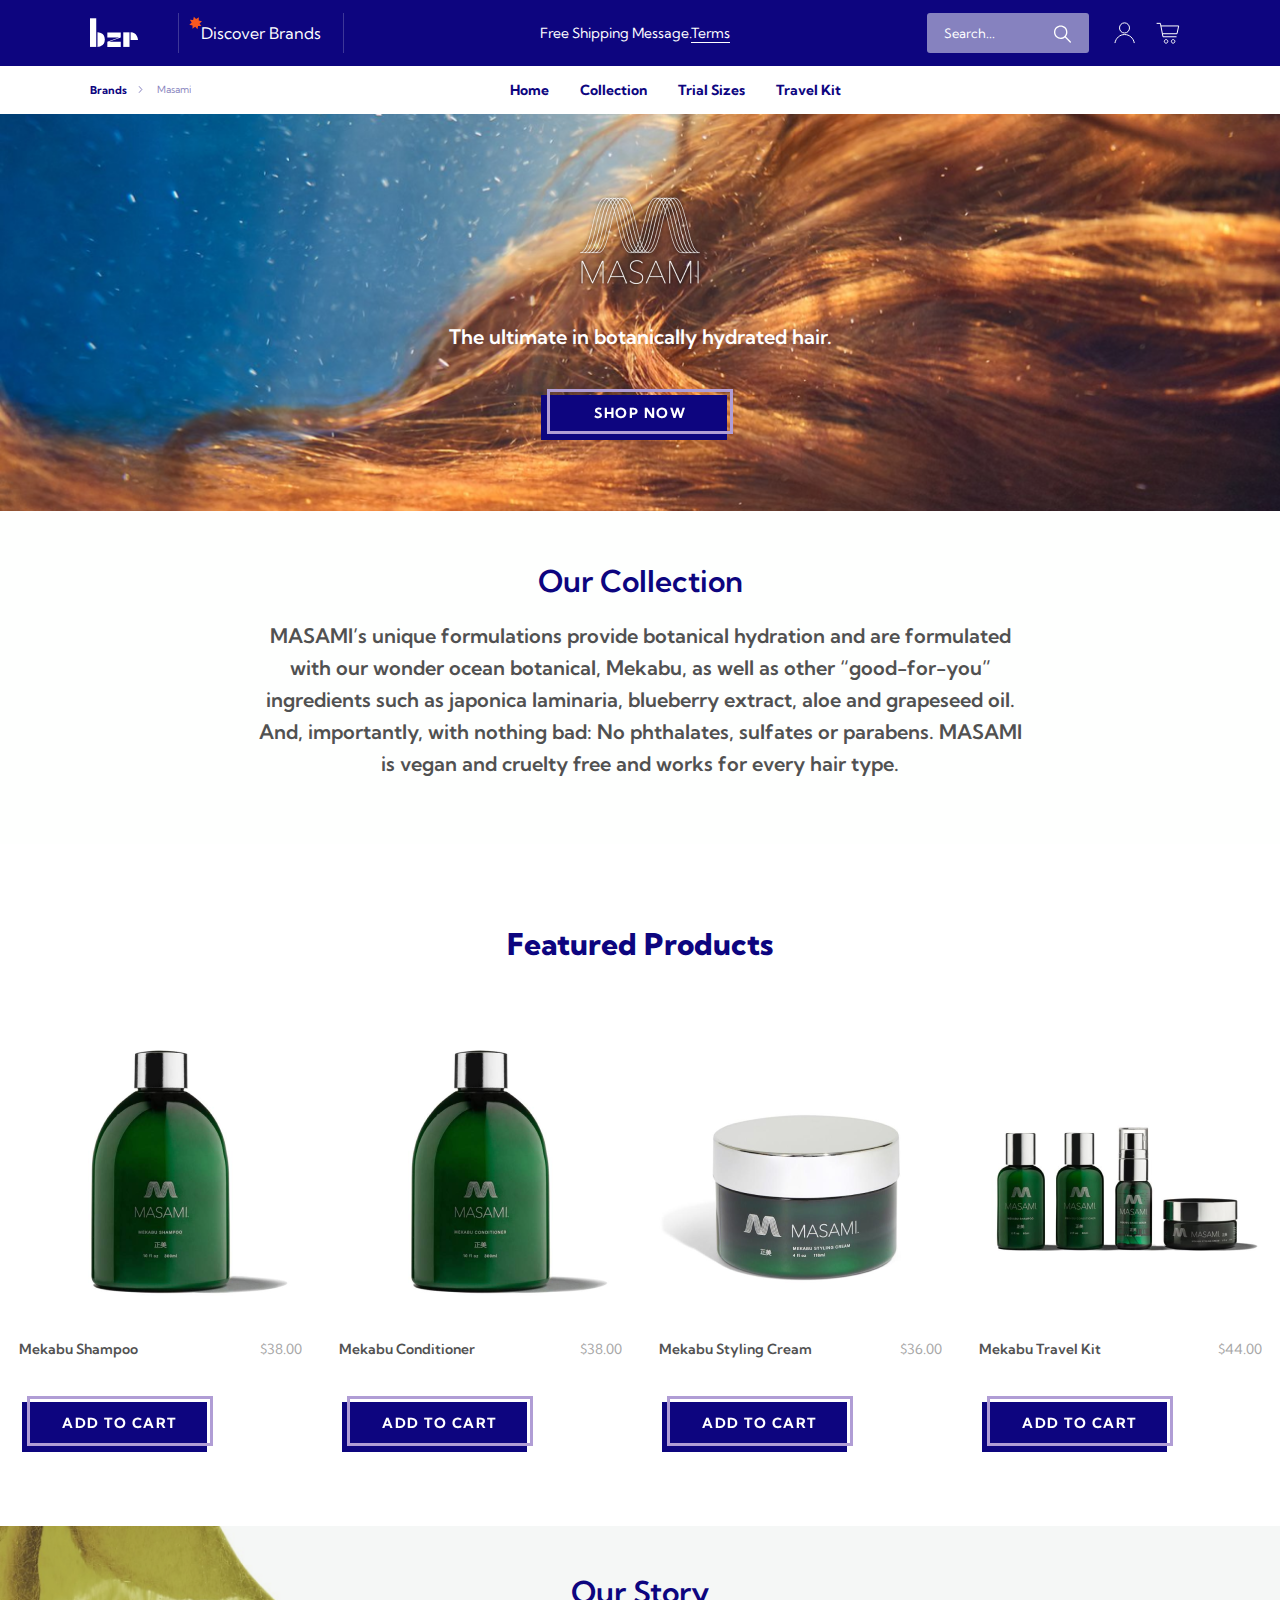
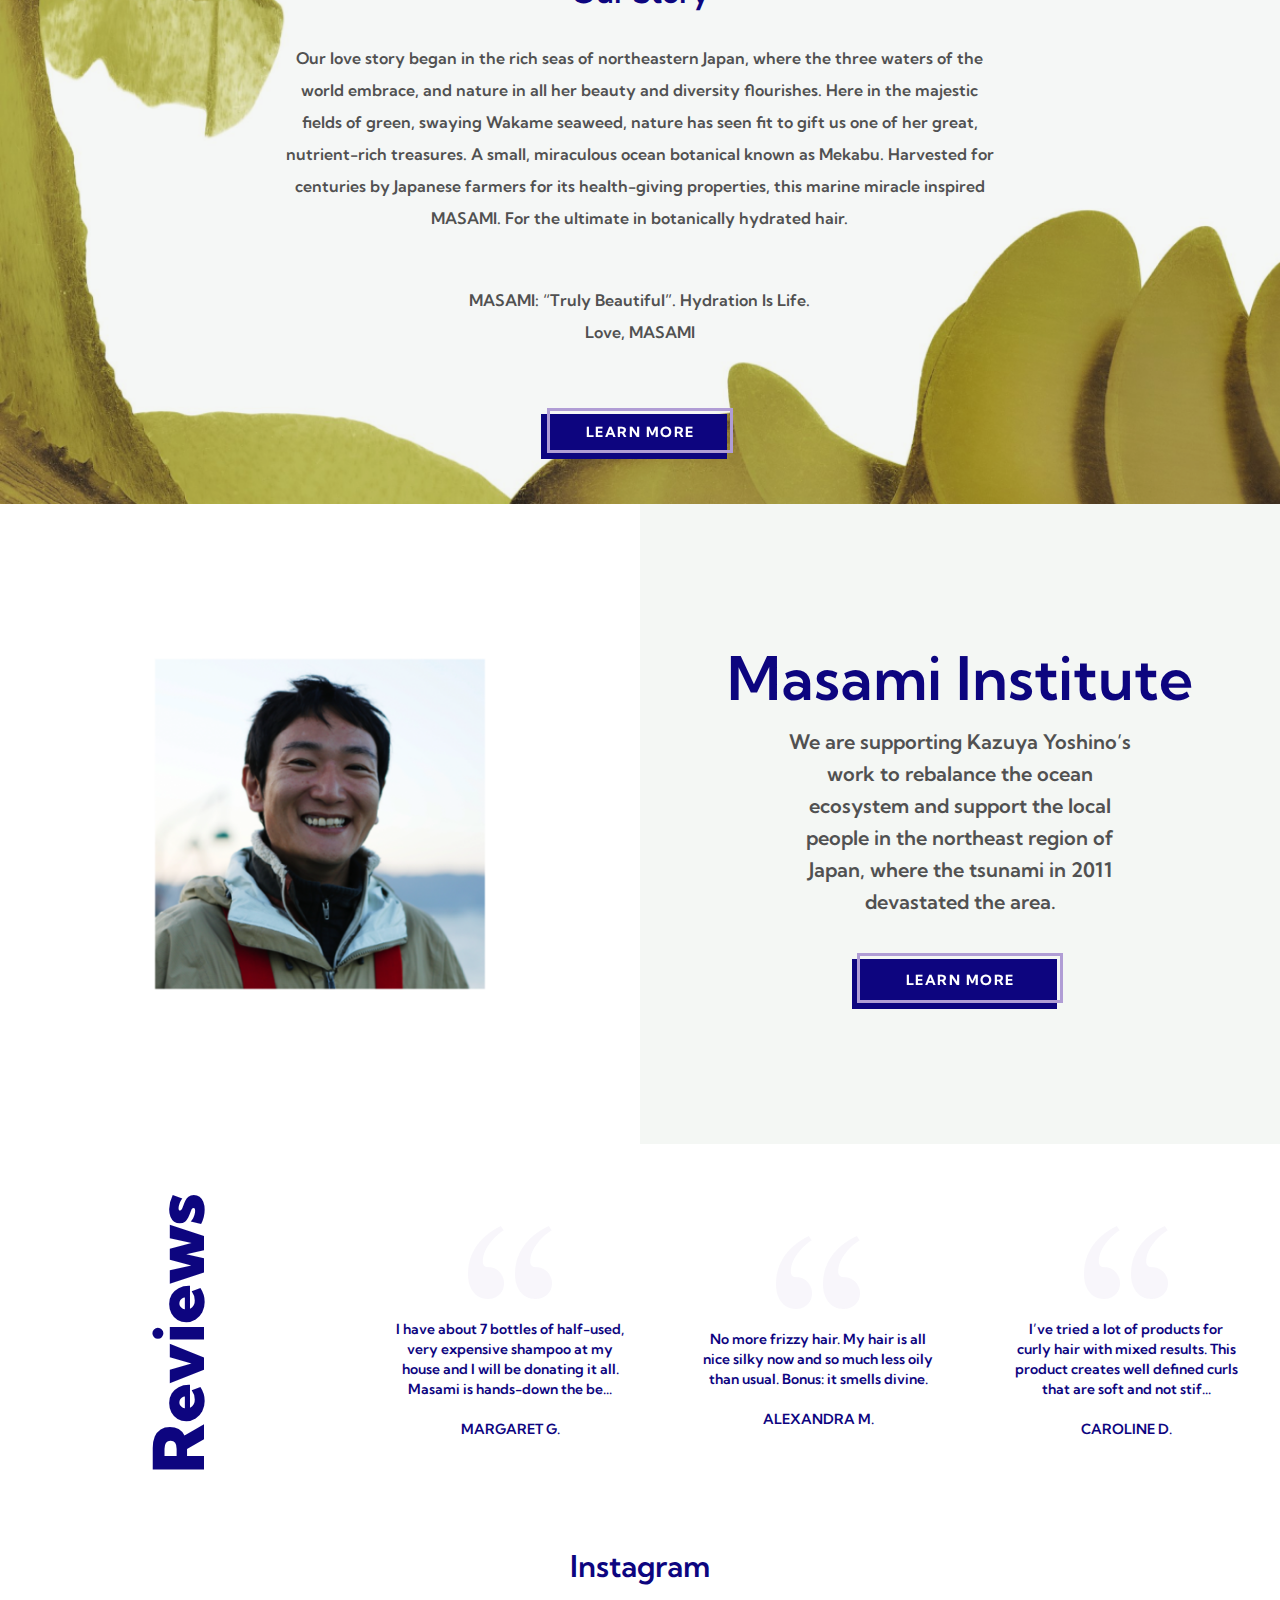
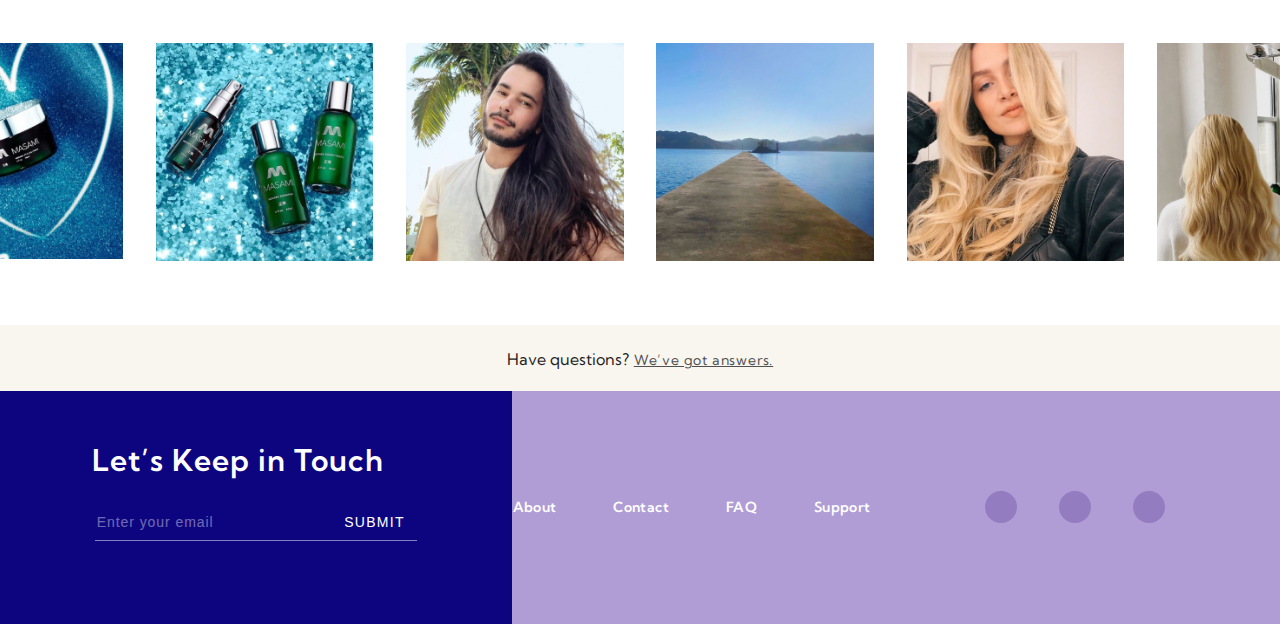
<file: index.html>
<!DOCTYPE html>
<html lang="en">
<head>
    <meta charset="UTF-8">
    <meta name="viewport" content="width=device-width, initial-scale=1.0"> 
    <link rel="stylesheet" href="./css/reset.css">
    <link rel="stylesheet" href="./css/style.css">
    <link href="https://fonts.googleapis.com/css2?family=Kumbh+Sans:wght@300&display=swap" rel="stylesheet">
    <title>Masami</title>
</head>
<body>
    

        <header>
            
                <div class="header-for-mobile">
                    <div class="container">
                        <div class="header-for-mobile-row">
                            
                            <div class="line-high">
                                <p>Brand specific shipping or promo message goes here.</p>
                            </div>

                            <div class="low-line">
                                <div class="search-mobile"><img src="./images/icon-search-for-header-mobile.svg" alt=""></div>
                                <div class="main-logo-mobile"><a href="./index.html"><img src="./images/main-logo-header-mobile.svg" alt=""></a></div>
                                <div class="right-side-icons">
                                    <img src="./images/icon-account-header-mobile.svg" alt="">
                                    <img id="cart-icon-mobile" src="./images/icon-cartitems-header-mobile.svg" alt="">
                                </div>
                            </div>

                        </div>
                    </div>
                </div>
                
                <div class="nav-primary">
                    <div class="container">
                        <div class="nav-primary-row">

                            <div class="main-logo">
                               <a href="index.html"><img src="images/BZR-LOGO.svg" alt=""></a>
                            </div>

                            <div class="brand-directory">
                                <a href="#"><p>Discover Brands</p></a>
                            </div>

                            <div class="promo-message">
                                <p>Free Shipping Message.<a href="#">Terms</a></p>
                            </div>

                            <div class="field-search">
                                    <input type="text" placeholder="Search...">
                            </div>

                            <a href="#" class="account"><img src="images/ICON-Account.svg" alt=""></a>
                            <a href="#" class="cart"><img src="images/ICON-Cart.svg" alt=""></a>

                        </div>
                    </div>
                </div>

                <div class="nav-secondary">
                        <div class="container">
                            <div class="nav-secondary-row">

                                <div class="left-side">
                                    <p class="left-side-p1">Brands</p>
                                    <p class="left-side-p2">Masami</p>
                                </div>

                                <nav class="main-nav">
                                    <div><a href="index.html">Home</a></div>
                                    <div><a href="#">Collection</a></div>
                                    <div><a href="#">Trial Sizes</a></div>
                                    <div><a href="#">Travel Kit</a></div>
                                    </nav>
                            </div>
                        </div>
                </div>

        </header>

        <!-- ---------- hero --------------------- -->

            <div class="hero">
                <div class="container-fluid hero-column">

                        <div class="hero-logo">
                            <img src="./images/hero-logo.png" alt="">
                        </div>

                        <p class="hero-p">The ultimate in botanically hydrated hair.</p>

                           <a href="#">SHOP NOW</a>
                
                </div>
            </div>

        <!-- -------------------- text-with-subtitle ------------------ -->

            <div class="text-with-subtitle">
                <div class="container-fluid text-with-subtitle-column">

                        <p class="text-with-subtitle-p1">Our Collection</p>

                        <p class="text-with-subtitle-p2">MASAMI’s unique formulations provide botanical hydration and are formulated with our wonder ocean botanical, Mekabu, as well as other “good-for-you” ingredients such as japonica laminaria, blueberry extract, aloe and grapeseed oil. And, importantly, with nothing bad: No phthalates, sulfates or parabens. MASAMI is vegan and cruelty free and works for every hair type.</p>
                        
                </div>
            </div>

        <!-- --------------------- featured-products --------------------- -->

            <div class="featured-products">
                <h2>Featured Products</h2>

                <div class="container featured-products-row">
                    
                    <div class="product-tile">
                    <div class="start-block">
                        <div class="item-img"><img src="./images/product-tile-1.png" alt=""></div>
                        <div class="item-p">
                            <p class="name-product">Mekabu Shampoo</p>
                            <p class="product-price">$38.00</p>
                        </div>
                        <div class="more-info">
                            <p class="more-info"></p>
                        </div>
                    </div>
                        <div class="item-button">
                            <a href="#">ADD TO CART</a>
                        </div>
                    </div>

                    <div class="product-tile">
                    <div class="start-block">
                        <div class="item-img"><img src="./images/product-tile-2.png" alt=""></div>
                        <div class="item-p">
                            <p class="name-product">Mekabu Conditioner</p>
                            <p class="product-price">$38.00</p>
                        </div>
                        <div class="more-info">
                            <p class="more-info"></p>
                        </div>
                    </div>
                        <div class="item-button">
                            <a href="#">ADD TO CART</a>
                        </div>
                    </div>

                    <div class="product-tile product-tile-3">
                    <div class="start-block">
                        <div class="item-img"><img src="./images/product-tile-3.png" alt=""></div>
                        <div class="item-p">
                            <p class="name-product">Mekabu Styling Cream</p>
                            <p class="product-price">$36.00</p>
                        </div>
                        <div class="more-info">
                            <p class="more-info"></p>
                        </div>
                    </div>
                        <div class="item-button">
                            <a href="#">ADD TO CART</a>
                        </div>
                    </div>

                    <div class="product-tile product-tile-4">
                    <div class="start-block">
                        <div class="item-img"><img src="./images/product-tile-4.png" alt=""></div>
                        <div class="item-p">
                            <p class="name-product">Mekabu Travel Kit</p>
                            <p class="product-price">$44.00</p>
                        </div>
                        <div class="more-info">
                            <p class="more-info"></p>
                        </div>
                    </div>
                        <div class="item-button">
                            <a href="#">ADD TO CART</a>
                        </div>
                    </div>

                </div>
            </div>

         <!-- -------------------- text-with-subtitle-2 ------------------ -->

            <div class="text-with-subtitle-2">
                <div class="container-fluid text-with-subtitle-column">

                        <p class="text-with-subtitle-p1">Our Story</p>

                        <p class="text-with-subtitle-2-p2">Our love story began in the rich seas of northeastern Japan, where the three waters of the world embrace, and nature in all her beauty and diversity flourishes. Here in the majestic fields of green, swaying Wakame seaweed, nature has seen fit to gift us one of her great, nutrient-rich treasures. A small, miraculous ocean botanical known as Mekabu. Harvested for centuries by Japanese farmers for its health-giving properties, this marine miracle inspired MASAMI. For the ultimate in botanically hydrated hair.</p>

                        <p class="text-with-subtitle-2-p3"> MASAMI: “Truly Beautiful”. Hydration Is Life.<br>
                            Love, MASAMI</p>

                        <a href="#">LEARN MORE</a>
                        
                </div>
            </div>


        <!-- ------------------- splits ------------------------------- -->

            <div class="container-fluid splits-row">
                
                <div class="splits-group">
                <div id="split-1" class="split-block">
                    <img src="./images/split-img-1.png" alt="">
                </div>

                <div id="split-2" class="split-block split-block-2">
                    <h3>Masami Institute</h3>
                    <p>We are supporting Kazuya Yoshino’s work to rebalance the ocean ecosystem and support the local people in the northeast region of Japan, where the tsunami in 2011 devastated the area.</p>
                    <a href="#">LEARN MORE</a>
                </div>
                </div>

            </div>

            </div>

        <!-- ------------------- reviews ------------------------------------ -->

        <div class="reviews">
            <div class="container reviews-row">

                <div class="start-block">
                    Reviews
                </div>

                <div class="standard-block standard-block-1">
                    <div class="reviews-quotes"><img src="./images/reviews-quotes.png" alt=""></div>
                    <p class="reviews-p1">I have about 7 bottles of half-used, very expensive shampoo at my house and I will be donating it all. Masami is hands-down the be...</p>
                    <p class="reviewers-name">MARGARET G.</p>
                </div>

                <div id="standard-block-2" class="standard-block standard-block-2">
                    <div class="reviews-quotes"><img src="./images/reviews-quotes.png" alt=""></div>
                    <p class="reviews-p1">No more frizzy hair. My hair is all nice silky now and so much less oily than usual. Bonus: it smells divine.</p>
                    <p class="reviewers-name">ALEXANDRA M.</p>
                </div>

                <div id="standard-block-3" class="standard-block standard-block-3">
                    <div class="reviews-quotes"><img src="./images/reviews-quotes.png" alt=""></div>
                    <p class="reviews-p1">I’ve tried a lot of products for curly hair with mixed results. This product creates well defined curls that are soft and not stif...</p>
                    <p class="reviewers-name">CAROLINE D.</p>
                </div>

            </div>
        </div>

        <!-- ----------------------------- social-feed ------------------------------- -->
        
            <div class="social-feed">
                <div class="container-fluid social-feed-column">
                    
                    <h3>Instagram</h3>

                    <div class="social-feed-images">
                        <div id="first-social-feed-img" class="social-feed-img"><img src="./images/social-feed-photo-1.png" alt=""></div>
                        <div id="social-feed-img-2" class="social-feed-img"><img src="./images/social-feed-photo-2.png" alt=""></div>
                        <div id="social-feed-img-3" class="social-feed-img"><img src="./images/social-feed-photo-3.png" alt=""></div>
                        <div id="social-feed-img-4" class="social-feed-img"><img src="./images/social-feed-photo-4.png" alt=""></div>
                        <div id="social-feed-img-5" class="social-feed-img"><img src="./images/social-feed-photo-5.png" alt=""></div>
                        <div id="last-social-feed-img" class="social-feed-img"><img src="./images/social-feed-photo-6.png" alt="" width="50%"></div>
                    </div>

                </div>
            </div>

        <!-- ----------------------------------- footer ------------------------------ -->

        <div class="footer">
            
                <div class="footer-primary">
                    <div class="container footer-primary-row">
                        <p>Have questions?<a href="#">We’ve got answers.</a></p>
                    </div>
                </div>

                <div class="footer-secondary">
                    <div class="container-fluid footer-secondary-row">
                        
                        <div class="footer-secondary-block-1">
                            <h3>Let’s Keep in Touch</h3>
                            <form id="email">
                                <input type="text" placeholder="Enter your email">
                                <button>SUBMIT</button>
                            </form>
                        </div>

                        <div class="footer-secondary-block-2">
                            <nav class="footer-nav">
                                <div><a href="#">About</a></div>
                                <div><a href="#">Contact</a></div>
                                <div><a href="#">FAQ</a></div>
                                <div id="nav-support"><a href="#">Support</a></div>
                            </nav>
                        </div>

                        <div class="footer-secondary-block-3">
                            <div class="footer-icons">
                                <img src="./images/social-icon-footer.svg" alt="">
                                <img src="./images/social-icon-footer.svg" alt="">
                                <img id="last-footer-icon" src="./images/social-icon-footer.svg" alt="">
                            </div>
                        </div>
                    </div>

                </div>
        </div>


    

</body>
</html>
</file>
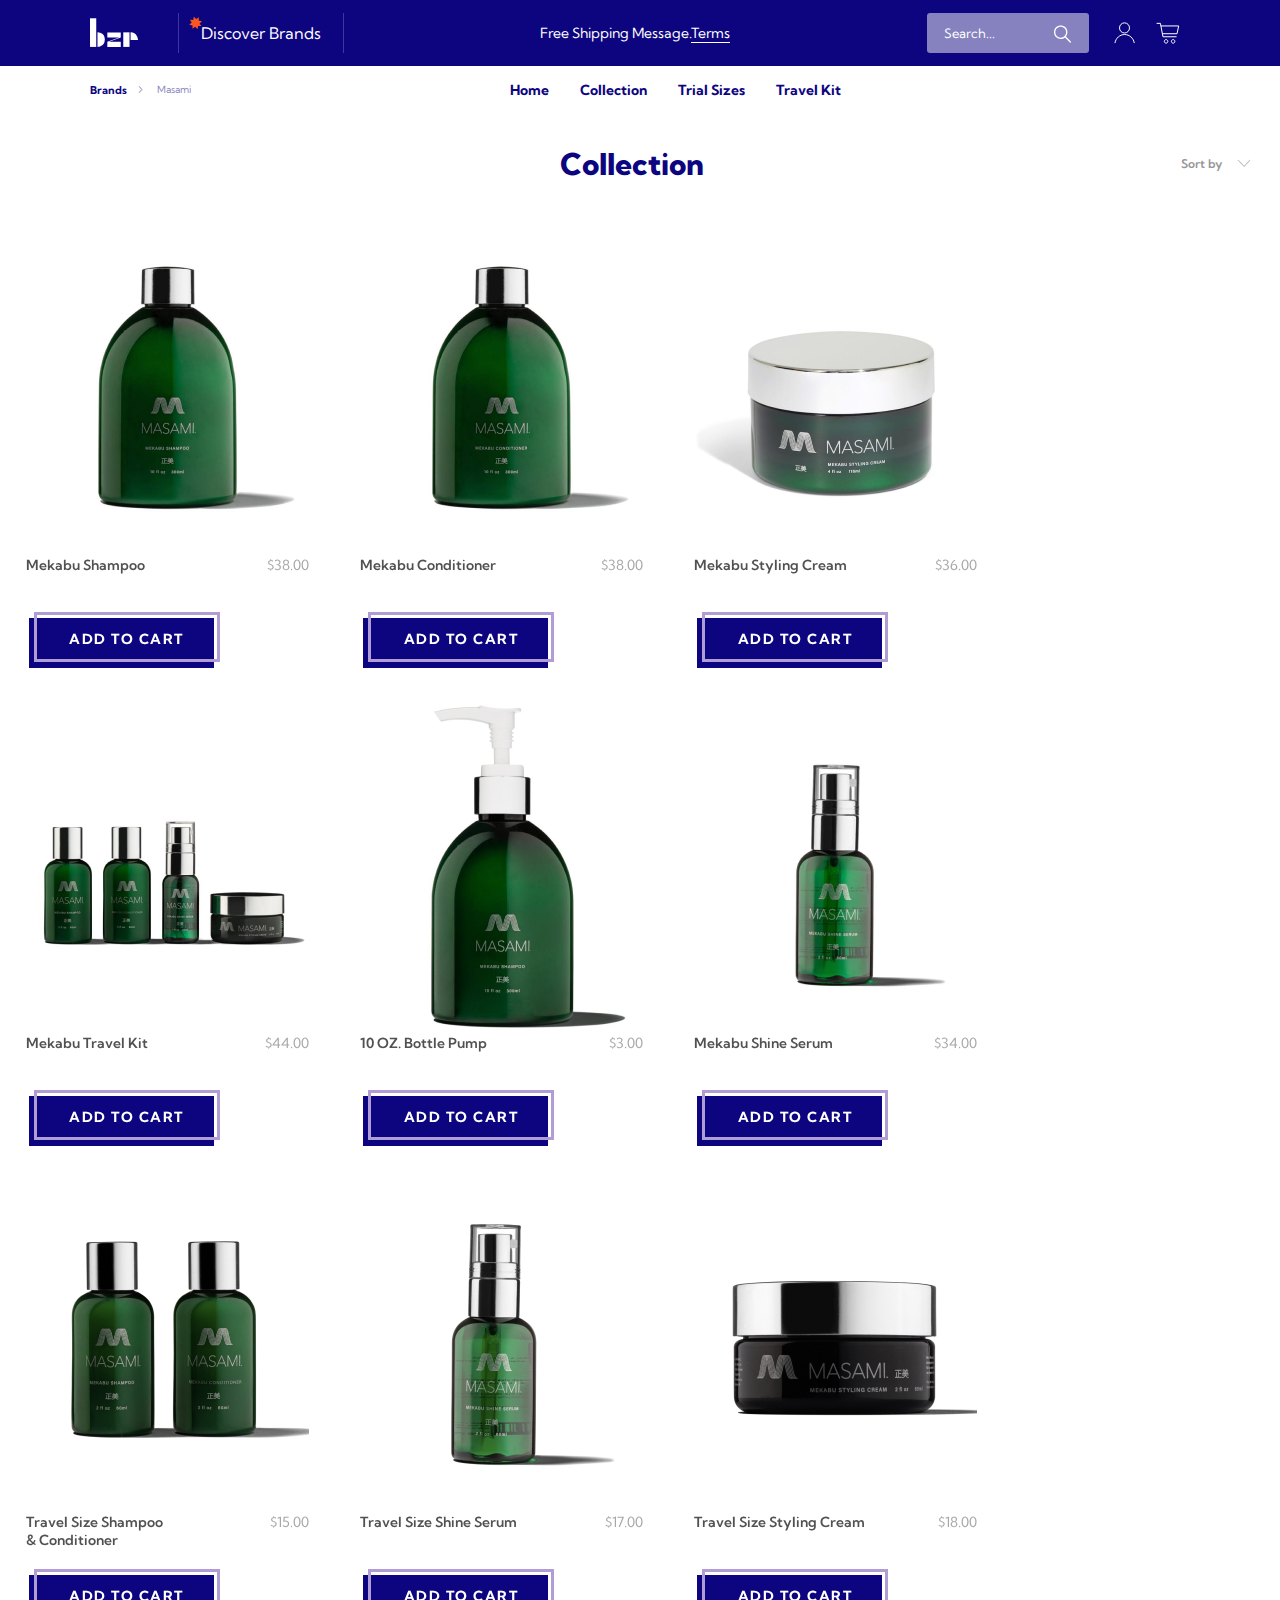
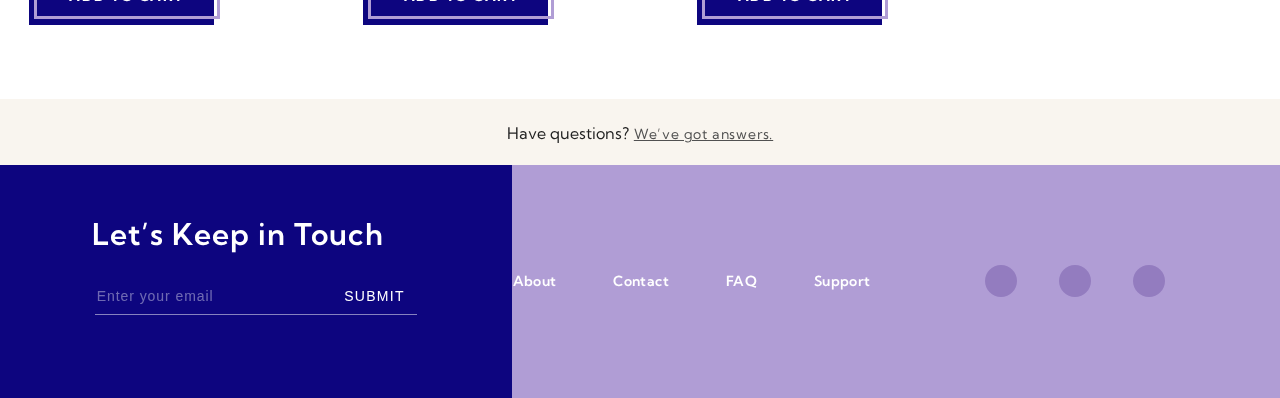
<file: collection.html>
<!DOCTYPE html>
<html lang="en">
<head>
    <meta charset="UTF-8">
    <meta name="viewport" content="width=device-width, initial-scale=1.0"> 
    <link rel="stylesheet" href="./css/reset.css">
    <link rel="stylesheet" href="./css/style.css">
    <link rel="stylesheet" href="./css/collection.css">
    <link href="https://fonts.googleapis.com/css2?family=Kumbh+Sans:wght@300&display=swap" rel="stylesheet">
    <title>Collection</title>
</head>
<body>
    

        <header>
            
                <div class="header-for-mobile">
                    <div class="container">
                        <div class="header-for-mobile-row">
                            
                            <div class="line-high">
                                <p>Brand specific shipping or promo message goes here.</p>
                            </div>

                            <div class="low-line">
                                <div class="search-mobile"><img src="./images/icon-search-for-header-mobile.svg" alt=""></div>
                                <div class="main-logo-mobile"><a href="./index.html"><img src="./images/main-logo-header-mobile.svg" alt=""></a></div>
                                <div class="right-side-icons">
                                    <img src="./images/icon-account-header-mobile.svg" alt="">
                                    <img id="cart-icon-mobile" src="./images/icon-cartitems-header-mobile.svg" alt="">
                                </div>
                            </div>

                        </div>
                    </div>
                </div>
                
                <div class="nav-primary">
                    <div class="container">
                        <div class="nav-primary-row">

                            <div class="main-logo">
                               <a href="index.html"><img src="images/BZR-LOGO.svg" alt=""></a>
                            </div>

                            <div class="brand-directory">
                                <a href="#"><p>Discover Brands</p></a>
                            </div>

                            <div class="promo-message">
                                <p>Free Shipping Message.<a href="#">Terms</a></p>
                            </div>

                            <div class="field-search">
                                    <input type="text" placeholder="Search...">
                            </div>

                            <a href="#" class="account"><img src="images/ICON-Account.svg" alt=""></a>
                            <a href="#" class="cart"><img src="images/ICON-Cart.svg" alt=""></a>

                        </div>
                    </div>
                </div>

                <div class="nav-secondary">
                        <div class="container">
                            <div class="nav-secondary-row">

                                <div class="left-side">
                                    <p class="left-side-p1">Brands</p>
                                    <p class="left-side-p2">Masami</p>
                                </div>

                                <nav class="main-nav">
                                    <div><a href="index.html">Home</a></div>
                                    <div><a href="collection.html" class="active">Collection</a></div>
                                    <div><a href="#">Trial Sizes</a></div>
                                    <div><a href="#">Travel Kit</a></div>
                                    </nav>
                            </div>
                        </div>
                </div>

        </header>

        <div class="featured-products">
            <div class="container fp-high-line">
                <div class="fp-headline"><h2>Collection</h2></div>
                <div class="sort">
                    <a href="#">Sort by</a>
                </div>
            
            </div>

            <div class="container featured-products-row">
                
                <div class="product-tile">
                <div class="start-block">
                    <div class="item-img"><a href="Mekabu_Shampoo.html" id="item-href"><img src="./images/product-tile-1.png" alt=""></a></div>
                    <div class="item-p">
                        <p class="name-product">Mekabu Shampoo</p>
                        <p class="product-price">$38.00</p>
                    </div>
                    <div class="more-info">
                        <p class="more-info"></p>
                    </div>
                </div>
                    <div class="item-button">
                        <a href="#">ADD TO CART</a>
                    </div>
                </div>

                <div class="product-tile">
                <div class="start-block">
                    <div class="item-img"><img src="./images/product-tile-2.png" alt=""></div>
                    <div class="item-p">
                        <p class="name-product">Mekabu Conditioner</p>
                        <p class="product-price">$38.00</p>
                    </div>
                    <div class="more-info">
                        <p class="more-info"></p>
                    </div>
                </div>
                    <div class="item-button">
                        <a href="#">ADD TO CART</a>
                    </div>
                </div>

                <div class="product-tile">
                <div class="start-block">
                    <div class="item-img"><img src="./images/product-tile-3.png" alt=""></div>
                    <div class="item-p">
                        <p class="name-product">Mekabu Styling Cream</p>
                        <p class="product-price">$36.00</p>
                    </div>
                    <div class="more-info">
                        <p class="more-info"></p>
                    </div>
                </div>
                    <div class="item-button">
                        <a href="#">ADD TO CART</a>
                    </div>
                </div>

                <div class="product-tile">
                <div class="start-block">
                    <div class="item-img"><img src="./images/product-tile-4.png" alt=""></div>
                    <div class="item-p">
                        <p class="name-product">Mekabu Travel Kit</p>
                        <p class="product-price">$44.00</p>
                    </div>
                    <div class="more-info">
                        <p class="more-info"></p>
                    </div>
                </div>
                    <div class="item-button">
                        <a href="#">ADD TO CART</a>
                    </div>
                </div>

                <div class="product-tile">
                    <div class="start-block">
                        <div class="item-img"><img src="./images/collection-item-img-5.png" alt=""></div>
                        <div class="item-p">
                            <p class="name-product">10 OZ. Bottle Pump</p>
                            <p class="product-price">$3.00</p>
                        </div>
                        <div class="more-info">
                            <p class="more-info"></p>
                        </div>
                    </div>
                        <div class="item-button">
                            <a href="#">ADD TO CART</a>
                        </div>
                    </div>
    
                    <div class="product-tile">
                    <div class="start-block">
                        <div class="item-img"><img src="./images/collection-item-img-6.png" alt=""></div>
                        <div class="item-p">
                            <p class="name-product">Mekabu Shine Serum</p>
                            <p class="product-price">$34.00</p>
                        </div>
                        <div class="more-info">
                            <p class="more-info"></p>
                        </div>
                    </div>
                        <div class="item-button">
                            <a href="#">ADD TO CART</a>
                        </div>
                    </div>
    
                    <div class="product-tile">
                    <div class="start-block">
                        <div class="item-img"><img src="./images/collection-item-img-7.png" alt=""></div>
                        <div class="item-p">
                            <p class="name-product">Travel Size Shampoo<br>
                                & Conditioner</p>
                            <p class="product-price">$15.00</p>
                        </div>
                        <div class="more-info">
                            <p class="more-info"></p>
                        </div>
                    </div>
                        <div class="item-button">
                            <a href="#">ADD TO CART</a>
                        </div>
                    </div>
    
                    <div class="product-tile">
                    <div class="start-block">
                        <div class="item-img"><img src="./images/collection-item-img-8.png" alt=""></div>
                        <div class="item-p">
                            <p class="name-product">Travel Size Shine Serum</p>
                            <p class="product-price">$17.00</p>
                        </div>
                        <div class="more-info">
                            <p class="more-info"></p>
                        </div>
                    </div>
                        <div class="item-button">
                            <a href="#">ADD TO CART</a>
                        </div>
                    </div>

                    <div class="product-tile">
                        <div class="start-block">
                            <div class="item-img"><img src="./images/collection-item-img-9.png" alt=""></div>
                            <div class="item-p">
                                <p class="name-product">Travel Size Styling Cream</p>
                                <p class="product-price">$18.00</p>
                            </div>
                            <div class="more-info">
                                <p class="more-info"></p>
                            </div>
                        </div>
                            <div class="item-button">
                                <a href="#">ADD TO CART</a>
                            </div>
                        </div>

            </div>
            
        </div>

    
        <!-- ----------------------------------- footer ------------------------------ -->

        <div class="footer">
            
                <div class="footer-primary">
                    <div class="container footer-primary-row">
                        <p>Have questions?<a href="#">We’ve got answers.</a></p>
                    </div>
                </div>

                <div class="footer-secondary">
                    <div class="container-fluid footer-secondary-row">
                        
                        <div class="footer-secondary-block-1">
                            <h3>Let’s Keep in Touch</h3>
                            <form id="email">
                                <input type="text" placeholder="Enter your email">
                                <button>SUBMIT</button>
                            </form>
                        </div>

                        <div class="footer-secondary-block-2">
                            <nav class="footer-nav">
                                <div><a href="#">About</a></div>
                                <div><a href="#">Contact</a></div>
                                <div><a href="#">FAQ</a></div>
                                <div id="nav-support"><a href="#">Support</a></div>
                            </nav>
                        </div>

                        <div class="footer-secondary-block-3">
                            <div class="footer-icons">
                                <img src="./images/social-icon-footer.svg" alt="">
                                <img src="./images/social-icon-footer.svg" alt="">
                                <img id="last-footer-icon" src="./images/social-icon-footer.svg" alt="">
                            </div>
                        </div>
                    </div>

                </div>
        </div>


    

</body>
</html>
</file>
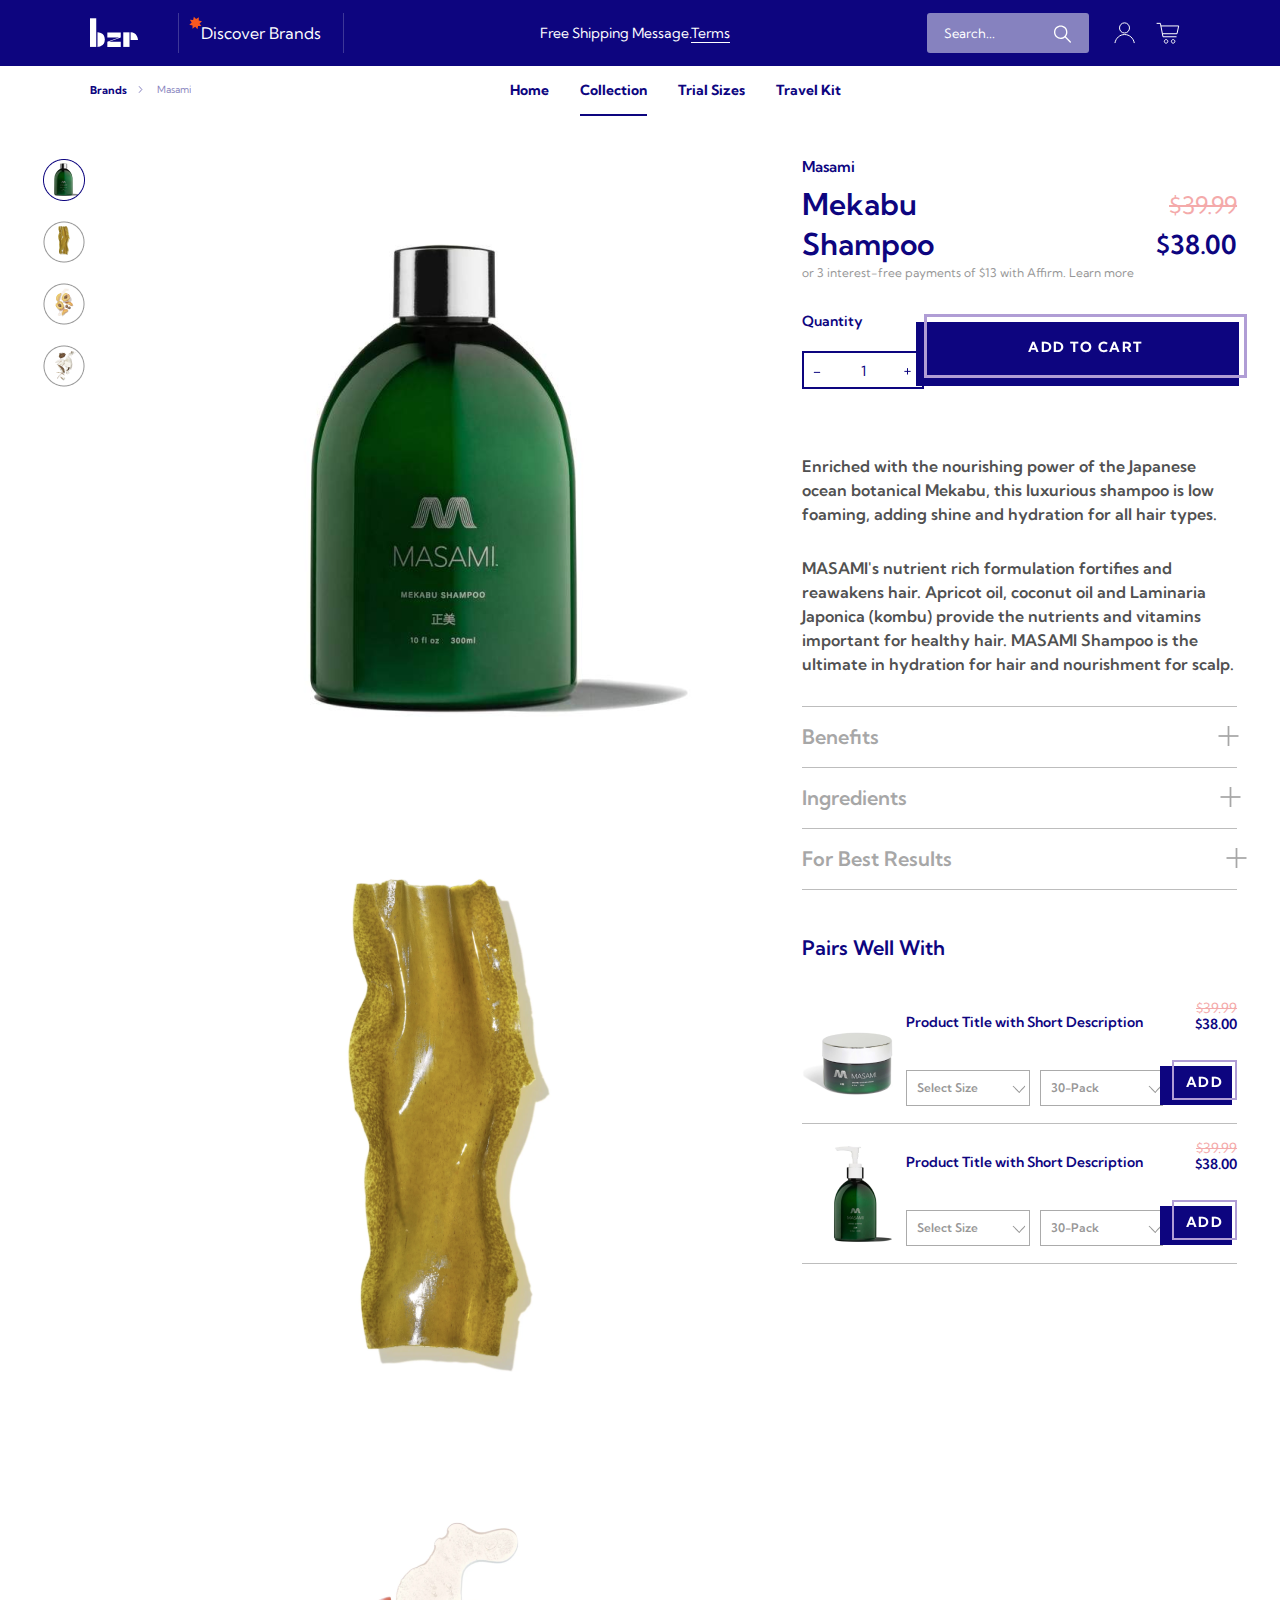
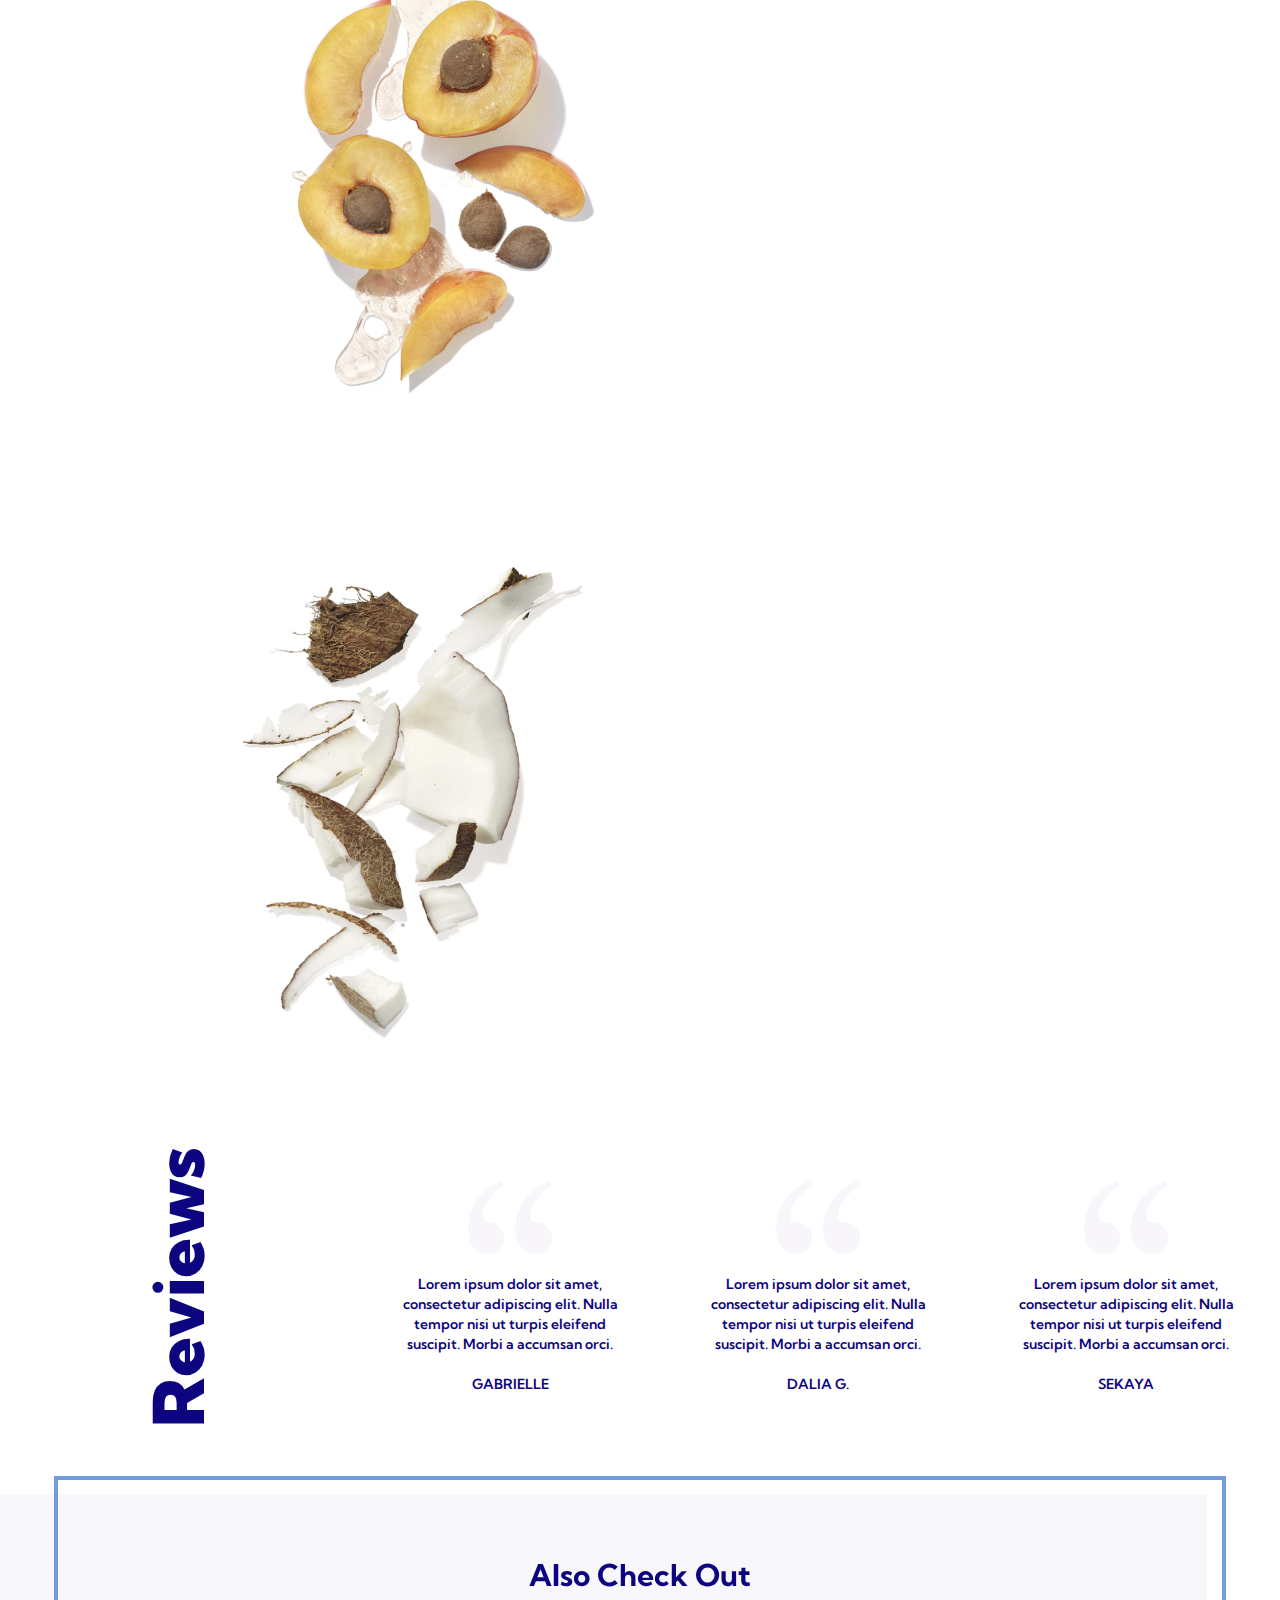
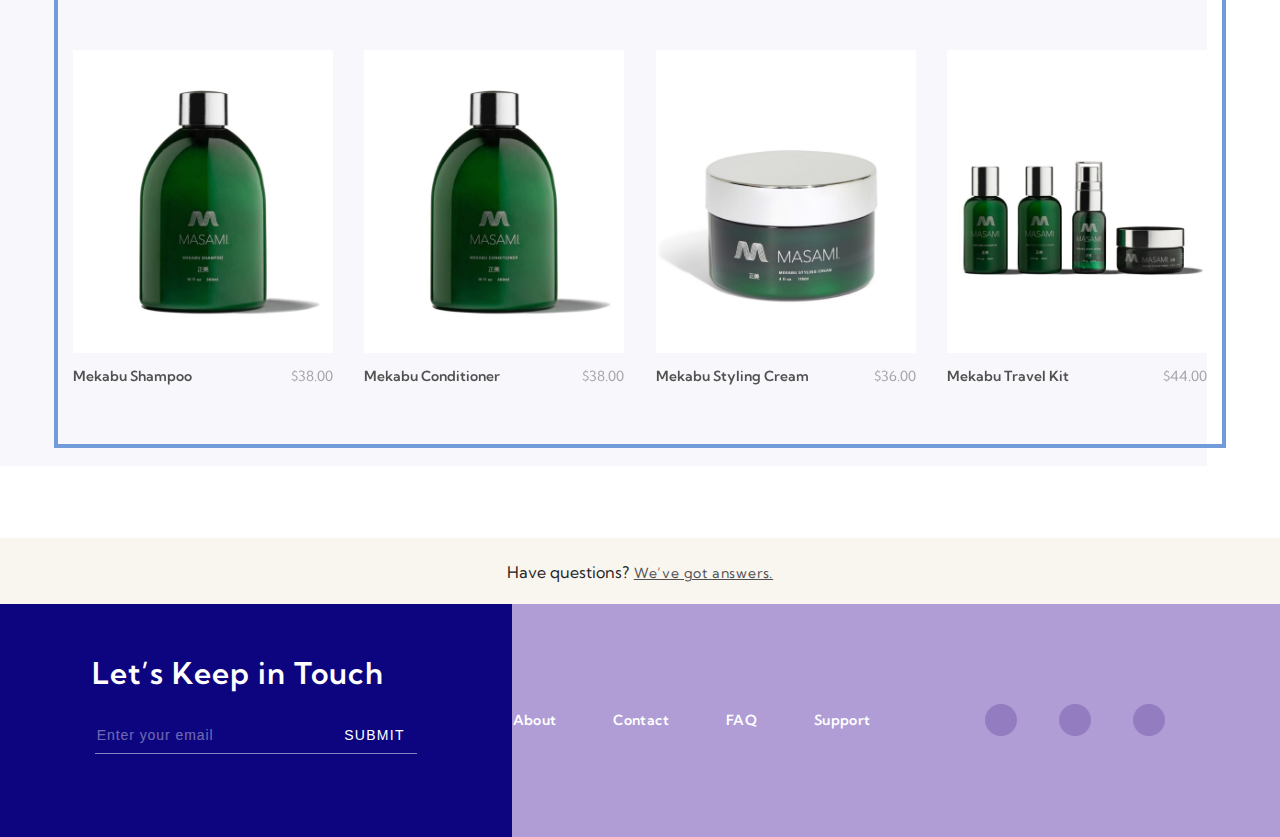
<file: Mekabu_Shampoo.html>
<!DOCTYPE html>
<html lang="en">
<head>
    <meta charset="UTF-8">
    <meta name="viewport" content="width=device-width, initial-scale=1.0"> 
    <link rel="stylesheet" href="./css/reset.css">
    <link rel="stylesheet" href="./css/style.css">
    <link rel="stylesheet" href="./css/collection.css">
    <link rel="stylesheet" href="./css/item.css">
    <link href="https://fonts.googleapis.com/css2?family=Kumbh+Sans:wght@300&display=swap" rel="stylesheet">
    <title>Mekabu Shampoo</title>
</head>
<body>
    
        <header>
            
                <div class="header-for-mobile">
                    <div class="container">
                        <div class="header-for-mobile-row">
                            
                            <div class="line-high">
                                <p>Brand specific shipping or promo message goes here.</p>
                            </div>

                            <div class="low-line">
                                <div class="search-mobile"><img src="./images/icon-search-for-header-mobile.svg" alt=""></div>
                                <div class="main-logo-mobile"><a href="./index.html"><img src="./images/main-logo-header-mobile.svg" alt=""></a></div>
                                <div class="right-side-icons">
                                    <img src="./images/icon-account-header-mobile.svg" alt="">
                                    <img id="cart-icon-mobile" src="./images/icon-cartitems-header-mobile.svg" alt="">
                                </div>
                            </div>

                        </div>
                    </div>
                </div>
                
                <div class="nav-primary">
                    <div class="container">
                        <div class="nav-primary-row">

                            <div class="main-logo">
                               <a href="index.html"><img src="images/BZR-LOGO.svg" alt=""></a>
                            </div>

                            <div class="brand-directory">
                                <a href="#"><p>Discover Brands</p></a>
                            </div>

                            <div class="promo-message">
                                <p>Free Shipping Message.<a href="#">Terms</a></p>
                            </div>

                            <div class="field-search">
                                    <input type="text" placeholder="Search...">
                            </div>

                            <a href="#" class="account"><img src="images/ICON-Account.svg" alt=""></a>
                            <a href="#" class="cart"><img src="images/ICON-Cart.svg" alt=""></a>

                        </div>
                    </div>
                </div>

                <div class="nav-secondary">
                        <div class="container">
                            <div class="nav-secondary-row">

                                <div class="left-side">
                                    <p class="left-side-p1">Brands</p>
                                    <p class="left-side-p2">Masami</p>
                                </div>

                                <nav class="main-nav">
                                    <div><a href="index.html">Home</a></div>
                                    <div><a href="collection.html" class="active">Collection</a></div>
                                    <div><a href="#">Trial Sizes</a></div>
                                    <div><a href="#">Travel Kit</a></div>
                                    </nav>
                            </div>
                        </div>
                </div>

        </header>

        <!-- ------------------------------- main part ------------------------------------------- -->

        <div class="main-part">
            <div class="container main-part-row">

                <div class="min-item-img">
                    <div class="img-min"><a href="#"><img src="./images/min-item-img-1.png" alt=""></a></div>
                    <div class="img-min"><a href="#"><img src="./images/min-item-img-2.png" alt=""></a></div>
                    <div class="img-min"><a href="#"><img src="./images/min-item-img-3.png" alt=""></a></div>
                    <div class="img-min"><a href="#"><img src="./images/min-item-img-4.png" alt=""></a></div>
                </div>

                <div class="max-item-img">
                    <div id="img-max-1" class="img-max"><img src="./images/max-item-img-1.png" alt=""></div>
                    <div id="img-max-2" class="img-max"><img src="./images/max-item-img-2.png" alt=""></div>
                    <div id="img-max-3" class="img-max"><img src="./images/max-item-img-3.png" alt=""></div>
                    <div id="img-max-4" class="img-max"><img src="./images/max-item-img-4.png" alt=""></div>
                </div>

                <div class="info-side">
                    
                    <div class="subhead">
                        <p>Masami</p>
                    </div>

                    <div class="slider-dot">
                        <img src="./images/slider-dot-1.png" alt="">
                        <img src="./images/slider-bot-basic.png" alt="">
                        <img src="./images/slider-bot-basic.png" alt="">
                        <img src="./images/slider-bot-basic.png" alt="">
                    </div>

                    <div class="subhead-2">
                        <div class="product-name"><h1>Mekabu<br>
                            Shampoo</h1></div>   
                        <div class="price-strike">
                            <div class="old-price">$39.99</div>
                            <div class="product-price">$38.00</div>
                        </div>                
                    </div>

                    <div class="more-price-info"><p>or 3 interest-free payments of $13 with Affirm. Learn more</p></div>

                    <div class="quantity-and-button">
                        <div class="quantity">
                            <h3>Quantity</h3>
                            <div class="quantity-input"><a href="#">1</a></div>
                        </div>
                        <div class="button-add-product">
                            <a href="">ADD TO CART</a>
                        </div>
                    </div>

                    <div class="free-delivery"><a href="#">Free Delivery!</a></div>

                    <div class="product-description">
                        <p>Enriched with the nourishing power of the Japanese ocean botanical Mekabu, this luxurious shampoo is low foaming, adding shine and hydration for all hair types.</p>

                        <p>MASAMI's nutrient rich formulation fortifies and reawakens hair. Apricot oil, coconut oil and Laminaria Japonica (kombu) provide the nutrients and vitamins important for healthy hair. MASAMI Shampoo is the ultimate in hydration for hair and nourishment for scalp.</p>
                    </div>

                    <div class="detail-dropdowns">
                        <div class="benefits">
                            <p>Benefits</p>
                        </div>

                        <div class="ingredients">
                            <p>Ingredients</p>
                        </div>

                        <div class="f-b-results">
                            <p>For Best Results</p>
                        </div>
                    </div>

                    <div class="pairing">
                        <h3>Pairs Well With</h3>
                        <div class="pairing-column">
                            
                            <div class="pairing-block">
                                
                                <div class="start-side">
                                    <img src="./images/pairing-block-img-1.png" alt="">
                                </div>

                                <div class="medium-side">
                                    <div class="m-s-headline"><p>Product Title with Short Description</p></div>
                                    <div class="selectores">
                                        <div class="slct-1"><p>Select Size</p></div>
                                        <div class="slct-2"><p>30-Pack</p></div>
                                    </div>
                                </div>

                                <div class="end-side">
                                    <div class="price-strike">
                                        <div id="old-price-prn-blck" class="old-price">$39.99</div>
                                        <div id="product-price-prn-blck" class="product-price">$38.00</div>
                                    </div>
                                    <div class="btn-add">
                                        <a href="#">ADD</a>
                                    </div>
                                </div>

                            </div>

                            <div class="pairing-block">
                                
                                <div class="start-side">
                                    <img src="./images/pairing-block-img-2.png" alt="">
                                </div>

                                <div class="medium-side">
                                    <div class="m-s-headline"><p>Product Title with Short Description</p></div>
                                    <div class="selectores">
                                        <div class="slct-1"><p>Select Size</p></div>
                                        <div class="slct-2"><p>30-Pack</p></div>
                                    </div>
                                </div>

                                <div class="end-side">
                                    <div class="price-strike">
                                        <div id="old-price-prn-blck" class="old-price">$39.99</div>
                                        <div id="product-price-prn-blck" class="product-price">$38.00</div>
                                    </div>
                                    <div class="btn-add">
                                        <a href="#">ADD</a>
                                    </div>
                                </div>

                            </div>
                        </div>
                    </div>

                </div>
            </div>
        </div>

        <!-- ------------------------------- reviews ------------------------------------------>

        <div class="reviews">
            <div class="container reviews-row">

                <div class="start-block">
                    Reviews
                </div>

                <div class="standard-block standard-block-1">
                    <div class="reviews-quotes"><img src="./images/reviews-quotes.png" alt=""></div>
                    <p class="reviews-p1">Lorem ipsum dolor sit amet, consectetur adipiscing elit. Nulla tempor nisi ut turpis eleifend suscipit. Morbi a accumsan orci. </p>
                    <p class="reviewers-name">GABRIELLE</p>
                </div>

                <div id="standard-block-2" class="standard-block standard-block-2">
                    <div class="reviews-quotes"><img src="./images/reviews-quotes.png" alt=""></div>
                    <p class="reviews-p1">Lorem ipsum dolor sit amet, consectetur adipiscing elit. Nulla tempor nisi ut turpis eleifend suscipit. Morbi a accumsan orci. </p>
                    <p class="reviewers-name">DALIA G.</p>
                </div>

                <div id="standard-block-3" class="standard-block standard-block-3">
                    <div class="reviews-quotes"><img src="./images/reviews-quotes.png" alt=""></div>
                    <p class="reviews-p1">Lorem ipsum dolor sit amet, consectetur adipiscing elit. Nulla tempor nisi ut turpis eleifend suscipit. Morbi a accumsan orci. </p>
                    <p class="reviewers-name">SEKAYA</p>
                </div>

            </div>
        </div>

        <!-- --------------------------- upsell-items -------------------------------- -->

        <div class="upsell-items">
            <div class="container upsell-items-row">
                <div class="main-upsell-items">
                    <div class="usell-item-headline"><h3>Also Check Out</h3></div>

                <div class="featured-products-row">
                    
                    <div class="product-tile">
                    <div class="start-block">
                        <div class="item-img"><img src="./images/product-tile-1.png" alt=""></div>
                        <div class="item-p">
                            <p class="name-product">Mekabu Shampoo</p>
                            <p class="product-price">$38.00</p>
                        </div>
                    </div>
                    </div>

                    <div class="product-tile">
                    <div class="start-block">
                        <div class="item-img"><img src="./images/product-tile-2.png" alt=""></div>
                        <div class="item-p">
                            <p class="name-product">Mekabu Conditioner</p>
                            <p class="product-price">$38.00</p>
                        </div>
                    </div>
                    </div>

                    <div class="product-tile product-tile-3">
                    <div class="start-block">
                        <div class="item-img"><img src="./images/product-tile-3.png" alt=""></div>
                        <div class="item-p">
                            <p class="name-product">Mekabu Styling Cream</p>
                            <p class="product-price">$36.00</p>
                        </div>
                    </div>
                    </div>

                    <div class="product-tile product-tile-4">
                    <div class="start-block">
                        <div class="item-img"><img src="./images/product-tile-4.png" alt=""></div>
                        <div class="item-p">
                            <p class="name-product">Mekabu Travel Kit</p>
                            <p class="product-price">$44.00</p>
                        </div>
                    </div>
                    </div>

                </div>

                </div>
            </div>
        </div>

        <!-- ----------------------------------- footer ------------------------------ -->

        <div class="footer">
            
                <div class="footer-primary">
                    <div class="container footer-primary-row">
                        <p>Have questions?<a href="#">We’ve got answers.</a></p>
                    </div>
                </div>

                <div class="footer-secondary">
                    <div class="container-fluid footer-secondary-row">
                        
                        <div class="footer-secondary-block-1">
                            <h3>Let’s Keep in Touch</h3>
                            <form id="email">
                                <input type="text" placeholder="Enter your email">
                                <button>SUBMIT</button>
                            </form>
                        </div>

                        <div class="footer-secondary-block-2">
                            <nav class="footer-nav">
                                <div><a href="#">About</a></div>
                                <div><a href="#">Contact</a></div>
                                <div><a href="#">FAQ</a></div>
                                <div id="nav-support"><a href="#">Support</a></div>
                            </nav>
                        </div>

                        <div class="footer-secondary-block-3">
                            <div class="footer-icons">
                                <img src="./images/social-icon-footer.svg" alt="">
                                <img src="./images/social-icon-footer.svg" alt="">
                                <img id="last-footer-icon" src="./images/social-icon-footer.svg" alt="">
                            </div>
                        </div>
                    </div>

                </div>
        </div>

</body>
</html>
</file>
<file: css/style.css>
body {
    font-family: 'Kumbh Sans', sans-serif;
    background-color: #fff;
    max-height: 100%;
    /* overflow: hidden;  */
    display: flex;
    flex-direction: column; 
}

.container-fluid {
    max-width: 100%;
    display: flex;
    margin: 0 auto;
}

.container {
    display: flex;
    max-width: 1440px;
    margin: 0 auto;
}

/* ----------------------------- header ------------------------------- */

/* --------------------------- nav-primary ---------------------------- */

.nav-primary {
    background-color: #0D057F;

}

.nav-primary-row {
    display: flex;
    width: 100%;
    align-items: center;
    padding: 1% 7%;
}

.main-logo {
    width: 8%;
}

.brand-directory p {
    font-size: 16px;
    font-style: normal;
    font-weight: 400;
    line-height: 24px;
    letter-spacing: 0px;
    color: #fff;
}

.brand-directory p::before {
    content: url(../images/Star-1.svg);
    position: absolute;
    margin: -10px 0px 0px -13px;
    transform: rotate(89deg);
}

.brand-directory {
    display: flex;
    align-items: center;
    width: 15%;
    height: 100%;
    justify-content: center;
    border-left: 1px solid rgba(255,255,255,0.2);
    border-right: 1px solid rgba(255,255,255,0.2);
}

.promo-message {
    width: 53%;
    text-align: center;
}

.promo-message p, a {
    color: #fff;
    font-style: normal;
    font-weight: normal;
    font-size: 14px;
    line-height: 20px;
}

.promo-message a {
    border-bottom: 1px solid #fff;
}

.field-search {
    width: 13%;
}

.field-search input, .field-search button {
    outline: none;
    background: #8682BFFF;
}

.field-search input {
    width: 100%;
    height: 38px;
    padding-left: 17px;
    border: 0px solid;
    border-radius: 3px;
    color: #fff;
}

.field-search ::-webkit-input-placeholder {
    color: #fff;
    font-size: 13px;
    line-height: 20px;
    font-family: 'Kumbh Sans', sans-serif;
}

.field-search::after {
    content: url(../images/ICON-Search.svg);
    position: absolute;
    top: 24px;
    margin-left: 112px;
    padding: 1px 15px 0px 15px;
    background: #8682BFFF;
}

.account {
    margin-left: 3%
}

.account, .cart {
    width: 4%;
    text-align: center;
}

/* ------------------------------------ nav-secondary -------------------------- */

.nav-secondary {
    background-color: #fff;
}

.nav-secondary-row {
    display: flex;
    padding: 12px 7%;
    width: 100%;
    align-items: center;
}

.left-side {
    display: flex;
}

.left-side-p1 {
    font-size: 11px;
    line-height: 24px;
    color: #0D057F;
    font-weight: 700;
    margin-right: 30px;
}

.left-side-p1::after {
    content: url(../images/Right.svg);
    margin: 0px 0px 0px 10px;
    position: absolute;
}

.left-side-p2 {
    font-size: 10px;
    line-height: 24px;
    color: #0D057F;
    opacity: 0.5;
}

.main-nav {
    display: flex;
    margin-left: 29%;
}

.main-nav a {
    font-size: 14px;
    line-height: 20px;
    text-align: center;
    color: #0D057F;
    font-weight: bold;
    margin-right: 31px;
    padding-bottom: 15px;
}

.main-nav a:hover {
    border-bottom: 2px solid #0D057F;
}

.active {
    border-bottom: 2px solid #0D057F;
    font-size: 14px;
    line-height: 20px;
    text-align: center;
    color: #0D057F;
    font-weight: bold;
    margin-right: 31px;
    padding-bottom: 15px;
}

/* --------------------------------- header-for-mobile -------------------------- */

.header-for-mobile {
    display: none;
}

.header-for-mobile-row {
    width: 100%;
    display: flex;
    flex-direction: column;
}

.line-high {
    width: 100%;
    height: 30px;
    background-color: #0D057F;
}

.line-high p {
    font-size: 14px;
    line-height: 13px;
    text-align: center;
    color: #FFFFFF;
    padding-top: 10px;
}

.low-line {
    display: flex;
    width: 100%;
    height: 65px;
    background-color: #fff;
    border-bottom: 1px solid #D8D6F0;
    justify-content: space-between;
    align-items: center;
}

.search-mobile img, .right-side-icons img {
    width: 30px;
    height: 30px;
}

#cart-icon-mobile {
    width: 38px;
    height: 37px;
    margin-left: 15px;
}

.main-logo-mobile {
    margin-right: -50px;
}

.main-logo-mobile img{
    width: 60px;
}

.search-mobile {
    margin-left: 30px;
}

.right-side-icons {
    margin-right: 25px;
}

/* -------------------------------- header end ----------------------------- */

/* ------------------------------ hero ------------------------------- */

.hero {
    padding: 6% 0;
    background: url(../images/Header.png);
    background-size: cover;
}

.hero-column {
    align-items: center;
    flex-direction: column;
    display: flex;
    justify-content: center;
}

.hero-p {
    font-weight: 600;
    font-size: 20px;
    line-height: 32px;
    text-align: center;
    color: #FFFFFF;
    margin-top: 32.6px;
}

.hero a {
    width: 180px;
    font-weight: bold;
    font-size: 14px;
    text-align: center;
    letter-spacing: 1.5px;
    color: #FFFFFF;
    border: 3px solid #B09DD5;
    padding: 11px 0 8px 0;
    margin-top: 36px;
    transform-style: preserve-3d;
}

.hero a::after {
    content: '';
    width: 186px;
    height: 45px;
    background-color: #0D057F;
    position: absolute;
    display: block;
    top: 3px;
    right: 3px;
    transform: translateZ(-1px);
}

/* ------------------------------ text-with-subtitle ------------------------- */

.text-with-subtitle {
    background-color: #FEFFFEFF;
    padding: 55px 0 64px 0;
}

.text-with-subtitle-column {
    align-items: center;
    flex-direction: column;
    display: flex;
    justify-content: center;
}

.text-with-subtitle-p1 {
    font-weight: 600;
    font-size: 30px;
    line-height: 30px;
    text-align: center;
    color: #0D057F;
}

.text-with-subtitle-p2 {
    font-size: 20px;
    line-height: 32px;
    text-align: center;
    color: #515151;
    font-weight: 600;
    width: 60%;
    margin-top: 24px;
}


/* ----------------------- featured-products --------------------- */

.featured-products {
    padding: 80px 0 80px 0;
    background-color: #fff;
}

.featured-products h2 {
    font-weight: 800;
    font-size: 30px;
    line-height: 40px;
    text-align: center;
    color: #0D057F;
    margin-bottom: 42px;
}

.featured-products-row {
    justify-content: space-around;
}

.product-tile {
    display: flex;
    flex-direction: column;
    justify-content: space-between;
    flex-wrap: wrap;
    height: 440px;
    background-color: #fff;
}

.item-img {
    height: fit-content;
}

.item-p {
    display: flex;
    justify-content: space-between;
    padding: 4px 0 0 0;
}

.name-product {
    font-size: 14px;
    line-height: 18px;
    color: #515151;
    font-weight: 600;
}

.product-price {
    font-size: 14px;
    line-height: 18px;
    color: #515151;
    opacity: 0.5;
}

.product-tile a {
    width: 180px;
    font-weight: bold;
    font-size: 14px;
    text-align: center;
    letter-spacing: 1.5px;
    text-transform: uppercase;
    color: #FFFFFF;
    border: 3px solid #B09DD5;
    padding: 14px 0px 10px 0px;
    margin-left: 8px;
    transform-style: preserve-3d;
}

.product-tile a::after {
    content: '';
    width: 185px;
    height: 50px;
    background-color: #0D057F;
    position: absolute;
    display: block;
    top: 3px;
    right: 3px;
    transform: translateZ(-1px);
}

.item-button {
    display: flex;
}

.more-info {
    font-size: 14px;
    line-height: 18px;
    color: #0D057F;
    opacity: 0.5;
}

/* --------------------------- .text-with-subtitle-2 --------------------- */

.text-with-subtitle-2 {
    background-image: url(../images/bg-text-with-subtitle-2.png);
    background-size: cover;
    padding: 4% 0 4% 0;
}

.text-with-subtitle-2-p2 {
    margin: 35px 0 50px 0;
}

.text-with-subtitle-2-p2, .text-with-subtitle-2-p3 {
    font-size: 16px;
    line-height: 32px;
    color: #515151;
    font-weight: 600;
    text-align: center;
    width: 56%;
}

.text-with-subtitle-2 a {
    width: 180px;
    font-weight: bold;
    font-size: 14px;
    text-align: center;
    letter-spacing: 1.5px;
    color: #FFFFFF;
    border: 3px solid #B09DD5;
    padding: 11px 0 8px 0;
    margin-top: 60px;
    transform-style: preserve-3d;
}

.text-with-subtitle-2 a::after {
    content: '';
    width: 186px;
    height: 45px;
    background-color: #0D057F;
    position: absolute;
    display: block;
    top: 3px;
    right: 3px;
    transform: translateZ(-1px);
}

/* ------------------------- splits ----------------------------- */

.splits-row {
    display: flex;
    flex-wrap: wrap;
}

.splits-group {
    display: flex;
    width: 100%;
}
.split-block {
    height: auto;
    width: 50%;
    display: flex;
    flex-direction: column;
    align-items: center;
    justify-content: center;
}

.split-block img {
    height: 100%;
    width: 100%;
}

.split-block h3 {
    font-size: 60px;
    line-height: 64px;
    color: #0D057F;
    font-weight: 600;
}

.split-block p {
    font-size: 20px;
    line-height: 32px;
    color: #515151;
    font-weight: 600;
    text-align: center;
}

.split-block-2 p {
    width: 55%;
    margin-top: 16px;
}

.split-block-2 {
    background-color: #F4F7F4;
}

.split-block a {
    width: 200px;
    font-weight: bold;
    font-size: 14px;
    text-align: center;
    letter-spacing: 1.5px;
    text-transform: uppercase;
    color: #FFFFFF;
    border: 3px solid #B09DD5;
    padding: 14px 0px 10px 0px;
    margin-top: 35px;
    transform-style: preserve-3d;
}

.split-block a::after {
    content: '';
    width: 205px;
    height: 50px;
    background-color: #0D057F;
    position: absolute;
    display: block;
    top: 3px;
    right: 3px;
    transform: translateZ(-1px);
}

/* ------------------------------- reviews --------------------------------- */

.reviews-row {
    display: flex;
    width: 100%;
    flex-direction: row;
    justify-content: space-around;
    padding: 5% 0;
}

.reviews-row .start-block {
    color: #0D057F;
    font-size: 70px;
    font-weight: 900;
    transform: rotate(-90deg);
    margin: 7% 0px;
}

.reviews-row .standard-block {
    display: flex;
    flex-direction: column;
    align-items: center;
    justify-content: center;
    width: 18%;
}

.standard-block .reviews-p1, .reviewers-name {
    font-size: 14px;
    line-height: 20px;
    text-align: center;
    color: #0D057F;
    text-align: center;
    font-weight: 600;
}

.standard-block .reviews-p1 {
    margin: 20px 0;
}

/* ------------------------------- social-feed ----------------------------- */
 .social-feed-column {
    flex-direction: column;
    align-items: center;
    display: flex;
    width: 100%;
    padding: 2% 0 5% 0;
 }

 .social-feed-column h3 {
    width: 100%;
    font-weight: 600;
    font-size: 30px;
    line-height: 38px;
    text-align: center;
    color: #0D057F;
    margin-bottom: 58px;
 }

.social-feed-images {
    display: flex;
    justify-content: space-between;
    width: 100%;
}

.social-feed-img {
    width: 17%;
    height: 100%;
}

.social-feed-img img {
    width: 100%;
    height: auto;
}

#first-social-feed-img {
    height: 100%;
    width: 9.6%;
    display: flex;
    justify-content: flex-start;
}

#last-social-feed-img {
    height: 100%;
    width: 9.6%;
    display: flex;
    justify-content: flex-end;
}

#first-social-feed-img img, #last-social-feed-img img {
    width: 100%;
}

/* ---------------------------------------- footer ------------------------------------ */

.footer-primary {
    height: 16px;
    background-color: #F9F5EF;
    padding: 25px 0 25px 0px;
}

.footer-primary-row {
    justify-content: center;
}

.footer-primary-row p a {
    font-size: 14px;
    line-height: 20px;
    text-align: center;
    letter-spacing: 0.8px;
    color: #515151;
    margin-top: 25px;
}

.footer-primary-row a {
    text-decoration: revert;
    margin-left: 5px;
}

/* ---------------- footer-secondary -------------- */

.footer-secondary {
    background-color:  #B09DD5;
}

.footer-secondary-row {
    justify-content: center;
    max-width: 100%;
    display: flex;
    margin: 0 auto;
}

.footer-secondary-block-1 {
    width: 40%;
    padding: 50px 0 83px 0;
    background-color: #0D057F;
    display: flex;
    flex-direction: column;
    align-items: center;
}

.footer-secondary-block-1 h3 {
    font-size: 30px;
    line-height: 38px;
    letter-spacing: 1px;
    color: #FFFFFF;
    font-weight: 600;
    width: 64%;
}

.footer-secondary-block-1 form {
    width: 63%;
    border-bottom: 1px solid rgba(255, 255, 255, 0.5);
    padding-bottom: 8px;
}

.footer-secondary-block-1 input[type="text"] {
    background-color: #0D057F;
    border: none;
    color: #fff;
    margin: 33px 0 0 0px;
    width: 73%;
}

#email ::-webkit-input-placeholder {
    font-size: 14px;
    line-height: 18px;
    letter-spacing: 0.933333px;
    color: #FFFFFF;
    opacity: 0.4;
}

.footer-secondary-block-1 button {
    background-color: #0D057F;
    color: #fff;
    border: none;
    font-size: 14px;
    line-height: 18px;
    letter-spacing: 1.3px;
}

.footer-secondary-block-2 {
    display: flex;
    width: 28%;
    justify-content: flex-end;
    align-items: center;
}

.footer-secondary-block-2 nav {
    display: flex;
}

.footer-secondary-block-2 a {
    font-size: 14px;
    line-height: 63px;
    letter-spacing: 0.35px;
    color: #FFFFFF;
    font-weight: 600;
}

.footer-nav div {
    margin-right: 57px;
}

#nav-support {
    margin-right: 0;
}

.footer-secondary-block-3 {
    display: flex;
    width: 32%;
    justify-content: center;
    align-items: center;
}

.footer-icons img {
    margin-right: 38px;
}

#last-footer-icon {
    margin-right: 0;
}

/* -------------------------------------------- adaptive ------------------------------ */

/* ---------------------------- 1025px ------------------------------------ */

@media screen and (max-width:1025px) {
    .field-search::after {
        top: 20px;
        margin-left: 84px;
    }

    .brand-directory p {
        font-size: 14px;
    }

    .main-nav {
        margin-left: 20%;
    }

    .featured-products-row {
        flex-wrap: wrap;
    }

    .product-tile-4 {
        margin-top: 6%;
    }

    .split-block h3 {
        font-size: 47px;
    }

    .split-block p {
        font-size: 17px;
    }

    .footer-secondary-block-1 h3 {
        font-size: 26px;
    }

    .footer-secondary-block-1 input[type="text"] {
        width: 68%;
    }

    .footer-nav div {
        margin-right: 25px;
    }

    .footer-secondary-block-1 {
        width: 40%;
        padding: 50px 0 53px 0;
    }
}

/* ---------------------------- 824px ------------------------------------ */

@media screen and (max-width:824px) {
    .brand-directory p {
        font-size: 10px;
    }

    .promo-message p, a {
        font-size: 11px;
    }

    .field-search::after {
        top: 17px;
        margin-left: 75px;
        padding: 1px 7px 0px 10px;
    }

    .main-nav a {
        font-size: 10px;
    }

    .product-tile-3 {
        margin-top: 6%;
    }

    .split-block h3 {
        font-size: 33px;
    }

    .split-block p {
        font-size: 11px;
    }

    .reviews-row .start-block {
        font-size: 40px;
        margin: 12% 0px 16% 0%;
    }

    .reviews-row .standard-block {
        justify-content: space-between;
        width: 22%;
    }

    .footer-secondary-block-1 h3 {
        font-size: 20px;
    }

    .footer-secondary-block-1 input[type="text"] {
        width: 61%;
    }

    .footer-secondary-block-2 {
        justify-content: center;
    }

    .footer-secondary-block-2 nav {
        flex-direction: column;
    }

    .footer-nav div {
        margin-right: 0px;
        height: 39px;
    }    
    
}

/* ---------------------------- 814px ------------------------------------ */

@media screen and (max-width:814px) {
    .main-nav {
        margin-left: 19%;
    }

    .footer-secondary-block-1 input[type="text"] {
        width: 60%;
    }

    .footer-secondary-block-1 button {
        font-size: 12px;
    }
}

/* ---------------------------- 769px ------------------------------------ */

@media screen and (max-width:769px) {
    .field-search::after {
        top: 17px;
        margin-left: 70px;
    }

    .main-nav {
        margin-left: 15%;
    }

    .text-with-subtitle-2 {
        padding: 6% 0 6% 0px;
    }

    .text-with-subtitle-2 a {
        margin-top: 25px;
    }

    .split-block a {
        margin-top: 18px;
    }

    .split-block-2 p {
        margin-top: 0px;
    }

    .standard-block-1 {
        margin-left: -5%;
    }

    .footer-secondary-block-1 h3 {
        font-size: 19px;
    }

}

/* ---------------------------- 737px ------------------------------------ */

@media screen and (max-width:737px) {
    .field-search::after {
        margin-left: 66px;
    }

    .main-nav {
        margin-left: 14%;
    }

    .text-with-subtitle-2-p2, .text-with-subtitle-2-p3 {
        width: 78%;
    }

    .footer-secondary-block-1 h3 {
        font-size: 17px;
    }
    
}

/* ---------------------------- 732px ------------------------------------ */

@media screen and (max-width:732px) {
    .main-nav {
        margin-left: 10%;
    }

    .field-search input {
        padding-left: 4px;
    }

    .field-search::after {
        margin-left: 54px;
        padding: 1px 8px 0px 6px;
    }

    .account, .cart {
        width: 5%;
    }

    .text-with-subtitle-p2 {
        font-size: 16px;
    }

}

/* ---------------------------- 721px ------------------------------------ */

@media screen and (max-width:721px) {
    .main-nav {
        margin-left: 5%;
    }

    .split-block p {
        line-height: 23px;
    }

    .footer-secondary-block-1 input[type="text"] {
        width: 59%;
    }

    #email ::-webkit-input-placeholder {
        font-size: 10px;
    }
}

/* ---------------------------- 668px ------------------------------------ */

@media screen and (max-width:668px) {
    .brand-directory p {
        font-size: 7px;
    }

    .main-logo {
        width: 11%;
    }

    .field-search ::-webkit-input-placeholder {
        color: #fff;
        font-size: 10px;
    }

    .field-search::after {
        margin-left: 52px;
        padding: 1px 3px 0px 4px;
    }

    .left-side-p2 {
        font-size: 8px;
    }

    .main-nav {
        margin-left: 14%;
    }

    .main-nav a {
        font-size: 9px;
    }

    .split-block h3 {
        font-size: 26px;
    }

    .split-block p {
        font-size: 9px;
        line-height: 21px;
    }

    .footer-secondary-block-1 h3 {
        font-size: 15px;
    }

    .footer-secondary-block-1 button {
        font-size: 9px;
    }
    
}

/* ---------------------------- 654px ------------------------------------ */

@media screen and (max-width:654px) {
    .main-nav {
        margin-left: 14%;
    }

}

/* ---------------------------- 641px ------------------------------------ */

@media screen and (max-width:641px) {
    .main-nav a {
        font-size: 9px;
    }

    .field-search::after {
        margin-left: 49px;
    }

    .left-side-p1 {
        font-size: 9px;
    }

    .left-side-p2 {
        font-size: 7px;
    }

    .footer-secondary-block-3 {
        justify-content: flex-start;
    }

}

/* ---------------------------- 569px ------------------------------------ */

@media screen and (max-width:569px) {
    .header-for-mobile {
        display: block;
    }

    .nav-primary {
        display: none;
    }
    
    .main-nav {
        display: none;
    }

    .left-side {
        margin-left: 31px;
    }

    .left-side-p1 {
        font-size: 15px;
    }

    .left-side-p2 {
        font-size: 14px;
    }

    .item-img img {
        width: 220px;
    }

    .product-tile {
        height: 360px;
    }

    .split-block a {
        margin-top: 3px;
    }

    .reviews-row .start-block {
        margin: 12% 0px 34% 0%;
    }

    .reviews-row .standard-block {
        justify-content: center;
    }

    .standard-block .reviews-p1, .reviewers-name {
        font-size: 9px;
        line-height: 16px;
    }

    .social-feed-column h3 {
        font-size: 20px;
    }

    #social-feed-img-2, #social-feed-img-4, #social-feed-img-5 {
        display: none;
    }

    #first-social-feed-img, #last-social-feed-img {
        width: 23.9%;
    }

    .social-feed-img {
        width: 42%;
    }

    .footer-primary-row p a {
        font-size: 11px;
    }

    .footer-secondary-row {
        flex-wrap: wrap;
    }

    .footer-secondary-block-1 h3 {
        font-size: 17px;
        text-align: center;
    }

    .footer-secondary-block-1 {
        width: 100%;
        padding: 27px 0 40px 0;
    }

    .footer-secondary-block-1 input[type="text"] {
        width: 82%;
    }

    .footer-secondary-block-2 {
        width: 100%;
        padding: 10px 0 45px 0;
    }

    .footer-secondary-block-3 {
        width: 100%;
        justify-content: center;
        padding: 0 0 50px 0;
    }

}

/* ---------------------------- 541px ------------------------------------ */

@media screen and (max-width:541px) {
    .header-for-mobile {
        display: block;
    }

    .nav-primary {
        display: none;
    }
    
    .main-nav {
        display: none;
    }

    .left-side {
        margin-left: 31px;
    }

    .left-side-p1 {
        font-size: 15px;
    }

    .left-side-p2 {
        font-size: 14px;
    }

    .text-with-subtitle-p2 { 
        width: 82%;
    }

    .text-with-subtitle-2 {
        background-image: url(../images/bg-text-with-subtitle-2-mobile.png);
    }

    .splits-group {
        flex-wrap: wrap;
    }

    .split-block {
        width: 100%;
        height: 540px;
    }

    #split-3 {
        order: 2;
    }

    .split-block h3 {
        font-size: 45px;
    }

    .split-block p {
        font-size: 17px;
        line-height: 40px;
    }

    .split-block a {
        margin-top: 35px;
    }

    .reviews-row {
        flex-direction: column;
        align-items: center;
        justify-content: center;
    }

    .reviews-row .start-block {
        margin: 0% 0px 6% 0%;
        font-size: 25px;
        transform: none;
    }

    .reviews-row .standard-block {
        width: 37%;
        margin-left: 0;
    }

    .standard-block .reviews-p1, .reviewers-name {
        font-size: 12px;
        line-height: 23px;
    }

    #standard-block-2, #standard-block-3{
        display: none;
    }

    .standard-block-1::before {
        content: url(../images/reviews-arrow-left.svg);
        position: absolute;
        left: 20%;
    }

    .standard-block-1::after {
        content: url(../images/reviews-arrow-right.svg);
        position: absolute;
        right: 20%;
    }

    .footer-secondary-block-1 input[type="text"] {
        width: 81%;
    }

}


/* ---------------------------- 426px ------------------------------------ */

@media screen and (max-width:426px) {
    .line-high p {
        font-size: 11px;
    }

    .hero p {
        width: 74%;
    }

    .text-with-subtitle-p2 {
        font-size: 13px;
    }

    .item-img img {
        width: 180px;
    }

    .product-tile a {
        width: 150px;
    }

    .product-tile a::after {
        width: 155px;
    }

    .product-tile {
        height: 310px;
    }

    .name-product {
        font-size: 11px;
    }

    .product-price {
        font-size: 12px;
    }

    .product-tile-3, .product-tile-4 {
        margin-top: 12%;
    }

    .split-block {
        height: 420px;
    }

    .split-block p {
        font-size: 13px;
        line-height: 23px;
    }

    .split-block h3 {
        font-size: 40px;
    }


    .footer-secondary-block-1 input[type="text"] {
        width: 76%;
    }

}

/* ---------------------------- 376px ------------------------------------ */

@media screen and (max-width:376px)  {
    .text-with-subtitle-p2 {
        font-size: 12px;
        line-height: 28px;
    }

    .item-img img {
        width: 140px;
    }

    .product-tile a {
        width: 125px;
        font-size: 10px;
        padding: 7px 0px 5px 0px;
    }

    .product-tile a::after {
        width: 128px;
        height: 36px;
    }

    .name-product {
        font-size: 9px;
    }

    .product-price {
        font-size: 10px;
    }

    .more-info {
        font-size: 11px;
    }

    .product-tile {
        height: 250px;
    }

    .split-block {
        height: 380px;
    }

    .footer-secondary-block-1 input[type="text"] {
        width: 71%;
    }

}

/* ---------------------------- 361px ------------------------------------ */

@media screen and (max-width:361px) {
    .split-block {
        height: 360px;
    }
    
}

/* ---------------------------- 321px ------------------------------------ */

@media screen and (max-width:321px) {
    .line-high p {
        font-size: 9px;
    }

    .right-side-icons {
        margin-right: 9px;
    }

    .text-with-subtitle-p1 {
        font-size: 22px;
        margin-top: 12px;
    }

    .text-with-subtitle-p2 {
        font-size: 13px;
        line-height: 23px;
        margin-top: 14px;
    }

    .split-block {
        height: 320px;
    }

    .split-block h3 {
        font-size: 30px;
    }

    .split-block p {
        font-size: 11px;
        line-height: 19px;
    }

    .split-block a {
        margin-top: 14px;
    }

    .footer-secondary-block-1 input[type="text"] {
        width: 68%;
    }

}
</file>
<file: css/collection.css>
#item-href {
    border: none;
    margin: 0;
    padding: 0;
}

#item-href::after {
    content: '';
    display: none;
}

.featured-products {
    padding: 30px 0 80px 0;
}

.featured-products-row {
    justify-content: normal;
    flex-wrap: wrap;
}

.fp-headline {
    width: 55%;
    justify-content: flex-end;
    display: flex;
}

.sort {
    display: flex;
    width: 45%;
    justify-content: flex-end;
    align-items: center;
}

.sort a {
    font-size: 12px;
    color: #515151;
    opacity: 0.6;
    font-weight: 600;
    margin-right: 10%;
}

.sort a::after {
    content: url(../images/sort-arrow.png);
    position: absolute;
    margin-left: 15px;
}

.product-tile {
    margin: 3% 2% 0% 3%;
}

.featured-products h2 {
    margin-bottom: 0; 
}

/* ---------------------------- adaptive --------------------------------- */

/* ---------------------------- 1367px ------------------------------------ */

@media screen and (max-width:1367px) {
    .product-tile {
        margin: 3% 2% 0% 2%;
    }
}

/* ---------------------------- 1025px ------------------------------------ */

@media screen and (max-width:1025px) {
    .product-tile {
        margin: 3% 2% 0% 3%;
    }
    
}

/* ---------------------------- 824px ------------------------------------ */

@media screen and (max-width: 824px) {
    .product-tile {
        margin: 3% 7% 0% 8%;
    }
}

/* ---------------------------- 813px --------------------------------- */

@media screen and (max-width: 813px) {
    .product-tile {
        margin: 5% 7% 0% 8%;
    }
}


/* ---------------------------- 769px ------------------------------------ */

@media screen and (max-width:769px) {
    .sort a {
        margin-right: 15%;
    }

    .product-tile {
        margin: 3% 6% 0% 7%;
    }
}

/* ---------------------------- 737px ------------------------------------ */

@media screen and (max-width:737px) {
    .product-tile {
        margin: 3% 6% 0% 5%;
    }
    
}

/* ---------------------------- 721px ------------------------------------ */

@media screen and (max-width:721px) {
    .main-nav {
        margin-left: 13%;
    }

    .fp-headline {
        width: 60%;
    }

    .sort {
        width: 40%;
    }
    
    .product-tile {
        margin: 3% 5% 0% 5%;
    }
}

/* ---------------------------- 668px ------------------------------------ */

@media screen and (max-width:668px) {
    .product-tile {
        margin: 3% 4% 0% 3%;
    }
}

/* ---------------------------- 654px ------------------------------------ */

@media screen and (max-width:654px) {
    .main-nav {
        margin-left: 14%;
    }

    .product-tile {
        margin: 3% 3% 0% 3%;
    }
}

/* ---------------------------- 641px ------------------------------------ */

@media screen and (max-width:641px) {
    .product-tile {
        margin: 3% 2% 0% 3%;
    }
}

/* ---------------------------- 569px ------------------------------------ */

@media screen and (max-width:569px) {
    .sort a {
        margin-right: 25%;
    }

    .product-tile {
        margin: 3% 5% 0% 6%;
    }
}

/* ---------------------------- 541px ------------------------------------ */

@media screen and (max-width:541px) {
    .product-tile {
        margin: 4% 3% 0% 6%;
    }    
}


/* ---------------------------- 426px ------------------------------------ */

@media screen and (max-width:426px) {
    .fp-headline {
        width: 65%;
    }

    .sort {
        width: 35%;
    }

    .product-tile {
        margin: 9% 1% 0% 6%;
    }

}

/* ---------------------------- 415px ------------------------------------ */

@media screen and (max-width:415px) {
    .product-tile {
        margin: 9% 0% 0% 5%;
    }
}


/* ---------------------------- 376px ------------------------------------ */

@media screen and (max-width:376px)  {
    .product-tile {
        margin: 9% 6% 0% 6%;
    }
}

/* ---------------------------- 361px ------------------------------------ */

@media screen and (max-width:361px) {
    .product-tile {
        margin: 9% 5% 0% 6%;
    }
}

/* ---------------------------- 321px ------------------------------------ */

@media screen and (max-width:321px) {
    .fp-headline {
        width: 50%;
    }

    .sort {
        width: 47%;
    }
    
    .product-tile {
        margin: 9% 2% 0% 4%;
    }
}
</file>
<file: css/item.css>
.main-part-row {
    display: flex;
    flex-direction: row;
    padding: 45px 0 0px 0;
    justify-content: space-around;
}

.min-item-img {
    display: flex;
    flex-direction: column;
}

.min-item-img .img-min {
    margin-bottom: 20px;
}

.max-item-img {
    display: flex;
    flex-direction: column;
}

/* ------------------------------ info-side ----------------------------- */

.info-side {
    display: flex;
    flex-direction: column;
    width: 34%;
}

.subhead {
    width: 100%;
    margin-bottom: 10px;
}

.subhead p {
    font-size: 15px;
    color: #0D057F;
    font-weight: 600;
}

.slider-dot {
    display: none;
}

.subhead-2 {
    display: flex;
    justify-content: space-between;
}

.subhead-2 .product-name h1 {
    font-size: 30px;
    font-weight: 600;
    color: #0D057F;
    line-height: 40px;
}

.price-strike {
    display: flex;
    flex-direction: column;
    justify-content: space-around;
    align-items: flex-end;
}

.price-strike .old-price {
    font-size: 24px;
    text-decoration-line: line-through;
    color: #EB5757;
    opacity: 0.5;
}

.price-strike .product-price {
    font-size: 26px;
    color: #0D057F;
    font-weight: 600;
    opacity: 1;
}

.more-price-info {
    margin-bottom: 32px;
}

.more-price-info p {
    font-size: 12px;
    line-height: 18px;
    color: #979797;
}

.quantity-and-button {
    display: flex;
    flex-direction: row;
    justify-content: space-between;
    margin-bottom: 65px;
}

.quantity {
    display: flex;
    flex-direction: column;
    height: 75px;
    justify-content: space-between;
}

.quantity h3 {
    font-size: 14px;
    color: #0D057F;
    font-weight: 600;
}

.quantity-input {
    width: 118px;
    border: 2px solid #0D057F;
    text-align: center;
    padding: 9px 0 9px 0;
}

.quantity-input a {
    color: #0D057F;
    line-height: 0;
    font-size: 14px;
    cursor: default;
}

.quantity-input a::before {
    content: url(../images/quantity_minus.png);
    position: relative;
    top: -3px;
    right: 40px;
}

.quantity-input a::after {
    content: url(../images/quantity_plus.png);
    position: relative;
    top: -1px;
    left: 38px;
}

.button-add-product {
    display: flex;
    height: 64px;
}

.button-add-product a {
    width: 317px;
    font-weight: bold;
    font-size: 14px;
    text-align: center;
    letter-spacing: 1.5px;
    text-transform: uppercase;
    color: #FFFFFF;
    border: 3px solid #B09DD5;
    padding: 20px 0px 0px 0px;
    transform-style: preserve-3d;
}
    
    .button-add-product a::after {
    content: '';
    width: 323px;
    height: 64px;
    background-color: #0D057F;
    position: absolute;
    display: block;
    top: 5px;
    right: 5px;
    transform: translateZ(-1px);
}

.free-delivery {
    display: none;
}

.product-description p {
    font-weight: 600;
    font-size: 16px;
    line-height: 24px;
    color: #515151;
    margin-bottom: 30px;
}

.detail-dropdowns {
    display: flex;
    flex-direction: column;
}

.detail-dropdowns div {
    padding: 14px 0;
    display: flex;
}

.detail-dropdowns p {
    font-weight: 600;
    font-size: 20px;
    line-height: 32px;
    color: #515151;
    opacity: 0.5;
}

.benefits {
    border-top: 1px solid #BDBDBDFF;
    border-bottom: 1px solid #BDBDBDFF;
}

.ingredients {
    border-bottom: 1px solid #BDBDBDFF;
}

.f-b-results {
    border-bottom: 1px solid #BDBDBDFF;
}

.benefits::after {
    content: url(../images/dropdowns-plus.png);
    position: relative;
    left: 78%;
    top: 5px;
}

.ingredients::after {
    content: url(../images/dropdowns-plus.png);
    position: relative;
    left: 72%;
    top: 5px;
}

.f-b-results::after {
    content: url(../images/dropdowns-plus.png);
    position: relative;
    left: 63%;
    top: 5px;
}

.pairing {
    padding-top: 42px;
}

.pairing h3 {
    font-weight: 600;
    font-size: 20px;
    line-height: 32px;
    color: #0D057F;
}

.pairing-column {
    display: flex;
    flex-direction: column;
    padding: 20px 0 0 0;
}

.pairing-block {
    display: flex;
    justify-content: space-between;
    padding: 17px 0;
    border-bottom: 1px solid #BDBDBDFF;
}

.start-side {
    width: 22%;
}

.medium-side {
    width: 59%;
    display: flex;
    flex-direction: column;
    justify-content: space-between;
}

.m-s-headline {
    margin-top: 14px;
}

.m-s-headline p {
    font-weight: 600;
    font-size: 14px;
    color: #0D057F;
}

.selectores {
    display: flex;
}

.selectores p {
    font-size: 12px;
    line-height: 16px;
    color: rgba(81, 81, 81, 0.6);
    font-weight: 600;
    margin-left: 10px;
}

.slct-1 p::after {
    content: url(../images/slct-arrow.png);
    position: relative;
    left: 34px;
    top: 2px;
}

.slct-2 p::after {
    content: url(../images/slct-arrow.png);
    position: relative;
    left: 49px;
    top: 2px;
}

.slct-1 {
    width: 132px;
    padding: 9px 0;
    border: 1px solid #ABABABFF;
    margin-right: 10px;
}

.slct-2 {
    width: 132px;
    padding: 9px 0;
    border: 1px solid #ABABABFF;
}

.end-side {
    width: 15%;
    display: flex;
    flex-direction: column;
    justify-content: space-between;
}

#old-price-prn-blck, #product-price-prn-blck {
    font-size: 14px;
}

.btn-add {
    display: flex;
}

.btn-add a {
    width: 68px;
    font-weight: bold;
    font-size: 14px;
    text-align: center;
    letter-spacing: 1.5px;
    text-transform: uppercase;
    color: #FFFFFF;
    border: 2px solid #B09DD5;
    padding: 10px 0px 6px 0px;
    margin-bottom: 6px;
    transform-style: preserve-3d;
}
    
.btn-add a::after {
    content: '';
    width: 72px;
    height: 39px;
    background-color: #0D057F;
    position: absolute;
    display: block;
    top: 4px;
    right: 3px;
    transform: translateZ(-1px);
}

/* ---------------------------------- upsell-items ------------------------- */

.upsell-items {
    padding-bottom: 90px;
}

.upsell-items-row {
    display: flex;
    justify-content: center;
}

.main-upsell-items {
    width: 91%;
    display: flex;
    flex-direction: column;
    border: 4px solid #729BD9;
    padding: 80px 0 60px 0;
    transform-style: preserve-3d;
}

.usell-item-headline {
    width: 100%;
    text-align: center;
    margin-bottom: 60px;
}

.usell-item-headline h3 {
    font-weight: 700;
    font-size: 30px;
    color: #0D057F
}

.featured-products-row {
    justify-content: space-around;
    display: flex;
}

.product-tile {
    margin: 0% 0% 0% 0%;
    height: 334px;
}

.item-img img {
    width: 260px;
}

.item-p {
    padding: 14px 0 0 0;
    background-color: #F8F7FBFF;
}

.main-upsell-items::after {
    content: '';
    width: 1318px;
    height: 571px;
    background-color: #F8F7FBFF;
    position: absolute;
    display: block;
    top: 15px;
    right: 15px;
    transform: translateZ(-1px);
}

/* --------------------------------- adaptive -------------------------------- */

/* ---------------------------- 1367px ------------------------------------ */

@media screen and (max-width:1367px) {
    .main-upsell-items::after {
        content: '';
        width: 1253px;
    }
}

/* ---------------------------- 1025px ------------------------------------ */

@media screen and (max-width:1025px) {
    .img-max img {
        width: 430px;
    }
    
    .info-side {
        width: 47%;
    }

    .item-img img {
        width: 181px;
    }

    .product-tile {
        height: 243px;
    }

    .main-upsell-items::after {
        display: none;
    }

    .main-upsell-items {
        background-color: #F8F7FBFF;
    }
}

/* ---------------------------- 824px ------------------------------------ */

@media screen and (max-width: 824px) {
    .img-max img {
        width: 330px;
    }

    .button-add-product a {
        width: 220px;
    }

    .button-add-product a::after {
        width: 225px;
    }

    .start-side img {
        width: 85px;
    }

    .btn-add a {
        width: 50px;
    }

    .btn-add a::after {
        width: 54px;
    }

    .m-s-headline p {
        font-weight: 600;
        font-size: 10px;
    }

    .selectores p {
        font-size: 9px;
        line-height: 12px;
        margin-left: 2px;
    }

    .slct-1 {
        width: 117px;
    }

    .medium-side {
        width: 54%;
    }

    .slct-1 p::after {
        left: 17px;
    }

    .slct-2 p::after {
        left: 36px;
    }

    .benefits::after {
        left: 70%;
    }

    .ingredients::after {
        left: 63%;
    }

    .f-b-results::after {
        left: 52%;
    }  
    
    .item-img img {
        width: 150px;
    }

    .item-img {
        width: 150px;
    }

    .start-block {
        width: 150px;
    }

    .name-product {
        font-size: 11px;
    }

    .product-tile {
        height: 205px;
    }

    .main-upsell-items {
        padding: 50px 0 50px 0;
    }
}

/* ---------------------------- 813px --------------------------------- */

@media screen and (max-width: 813px) {

}


/* ---------------------------- 769px ------------------------------------ */

@media screen and (max-width:769px) {
    .img-max img {
        width: 280px;
    }
    
    .button-add-product a {
        width: 175px;
    }

    .button-add-product a::after {
        width: 181px;
    }

    .ingredients::after {
        left: 62%;
    }

    .f-b-results::after {
        left: 50%;
    }
}

/* ---------------------------- 737px ------------------------------------ */

@media screen and (max-width:737px) {
    .img-max img {
        width: 265px;
    }   
}

/* ---------------------------- 721px ------------------------------------ */

@media screen and (max-width:721px) {
    .img-max img {
        width: 200px;
    }
    
    .btn-add a::after {
        width: 50px;
    }
    
    .item-img img {
        width: 130px;
    }

    .item-img {
        width: 130px;
    }

    .start-block {
        width: 130px;
    }

    .product-tile {
        height: 195px;
    }
}

/* ---------------------------- 668px ------------------------------------ */

@media screen and (max-width:668px) {
    .button-add-product a {
        width: 150px;
    }

    .button-add-product a::after {
        width: 155px;
    }

    .benefits::after {
        left: 63%;
    }

    .ingredients::after {
        left: 54%;
    }
    
    .f-b-results::after {
        left: 41%;
    }

    .product-description p {
        font-size: 15px;
    }

    .slct-1 p::after {
        left: 6px;
    }

    .slct-2 p::after {
        left: 21px;
    }

    .btn-add a::after {
        width: 47px;
    }
}

/* ---------------------------- 654px ------------------------------------ */

@media screen and (max-width:654px) {
    .img-max img {
        width: 220px;
    }
}

/* ---------------------------- 641px ------------------------------------ */

@media screen and (max-width:641px) {
    .f-b-results::after {
        left: 40%;
    }

    .btn-add a::after {
        width: 44px;
    }
}

/* ---------------------------- 569px ------------------------------------ */

@media screen and (max-width:569px) {
    .min-item-img {
        display: none;
    }

    .main-part-row {
        display: flex;
        flex-direction: column;
        align-items: center;
        padding: 0px 0 0px 0;
    }

    .img-max {
        display: flex;
        justify-content: center;
    }

    .img-max img {
        width: 85%;
    }

    #img-max-2, #img-max-3, #img-max-4 {
        display: none;
    }

    .info-side {
        width: 85%;
    }

    .subhead {
        display: none;
    }

    .slider-dot {
        display: flex;
        justify-content: center;
        padding-bottom: 25px;
    }

    .slider-dot img {
        padding: 0 5px;
    }

    .subhead-2 br {
        display: none;
    }

    .more-price-info {
        margin-bottom: 32px;
        width: 50%;
        margin-top: -7px;
    }

    .price-strike {
        justify-content: space-between;
        height: 50px;
    }

    .quantity-and-button {
        flex-direction: column;
        margin-bottom: 27px;
    }

    .button-add-product {
        align-self: center;
    }

    .button-add-product a {
        width: 430px;
    }

    .button-add-product a::after {
        width: 435px;
    }

    .quantity {
        margin-bottom: 20px;
    }

    .free-delivery {
        display: flex;
        margin-bottom: 40px;
        justify-content: center;
    }

    .free-delivery a {
        font-size: 14px;
        line-height: 18px;
        text-align: center;
        color: #0D057F;
    }

    .free-delivery a::before {
        content: url(../images/delivery.png);
        position: relative;
        top: 2px;
        right: 7px;
    }

    .benefits::after {
        left: 77%;
    }

    .ingredients::after {
        left: 71%;
    }

    .f-b-results::after {
        left: 62%;
    }

    .pairing {
        padding-top: 80px;
    }

    .m-s-headline p {
        font-weight: 600;
        font-size: 14px;
    }

    .start-side img {
        width: 95px;
    }

    .price-strike {
        height: 35px;
    }

    .end-side {
        align-items: flex-end;
    }

    .btn-add a::after {
        width: 54px;
        right: 3px;
        top: 3px;
    }

    .reviews-row {
        flex-direction: column;
        align-items: center;
        justify-content: center;
    }

    .reviews-row .start-block {
        margin: 0% 0px 6% 0%;
        font-size: 25px;
        transform: none;
    }

    .reviews-row .standard-block {
        width: 37%;
        margin-left: 0;
    }

    .standard-block .reviews-p1, .reviewers-name {
        font-size: 12px;
        line-height: 23px;
    }

    #standard-block-2, #standard-block-3{
        display: none;
    }

    .standard-block-1::before {
        content: url(../images/reviews-arrow-left.svg);
        position: absolute;
        left: 20%;
    }

    .standard-block-1::after {
        content: url(../images/reviews-arrow-right.svg);
        position: absolute;
        right: 20%;
    }

    .reviews-row .start-block {
        text-align: center;
    }

    .start-block {
        width: 180px;
    }

    .item-img img {
        width: 180px;
    }

    .product-tile {
        margin-bottom: 85px;
    }

    .main-upsell-items {
        padding: 50px 0 0px 0;
    }
}

/* ---------------------------- 541px ------------------------------------ */

@media screen and (max-width:541px) {
   
}


/* ---------------------------- 426px ------------------------------------ */

@media screen and (max-width:426px) {
    .button-add-product a {
        width: 320px;
    }

    .button-add-product a::after {
        width: 325px;
    }

    .benefits::after {
        left: 71%;
    }

    .ingredients::after {
        left: 63%;
    }

    .f-b-results::after {
        left: 51%;
    }

    .btn-add a::after {
        width: 52px;
    }

    .start-block {
        width: 150px;
    }

    .item-img img {
        width: 150px;
    }
}

/* ---------------------------- 415px ------------------------------------ */

@media screen and (max-width:415px) {

}


/* ---------------------------- 376px ------------------------------------ */

@media screen and (max-width:376px)  {
    .more-price-info {
        width: 76%;
    }

    .button-add-product a {
        width: 285px;
    }

    .button-add-product a::after {
        width: 290px;
    }

    .benefits::after {
        left: 67%;
    }

    .ingredients::after {
        left: 58%;
    }

    .f-b-results::after {
        left: 45%;
    }

    .m-s-headline p {
        font-size: 12px;
    }

    .start-side img {
        width: 73px;
    } 
}

/* ---------------------------- 361px ------------------------------------ */

@media screen and (max-width:361px) {

}

/* ---------------------------- 321px ------------------------------------ */

@media screen and (max-width:321px) {
    .benefits::after {
        left: 61%;
    }

    .ingredients::after {
        left: 51%;
    }

    .f-b-results::after {
        left: 35%;
    }

    .btn-add a {
        width: 42px;
        padding: 7px 0px 3px 0px;
    }

    .btn-add a::after {
        width: 44px;
        height: 32px;
    }

    .selectores p {
        font-size: 7px;
    }
}
</file>
